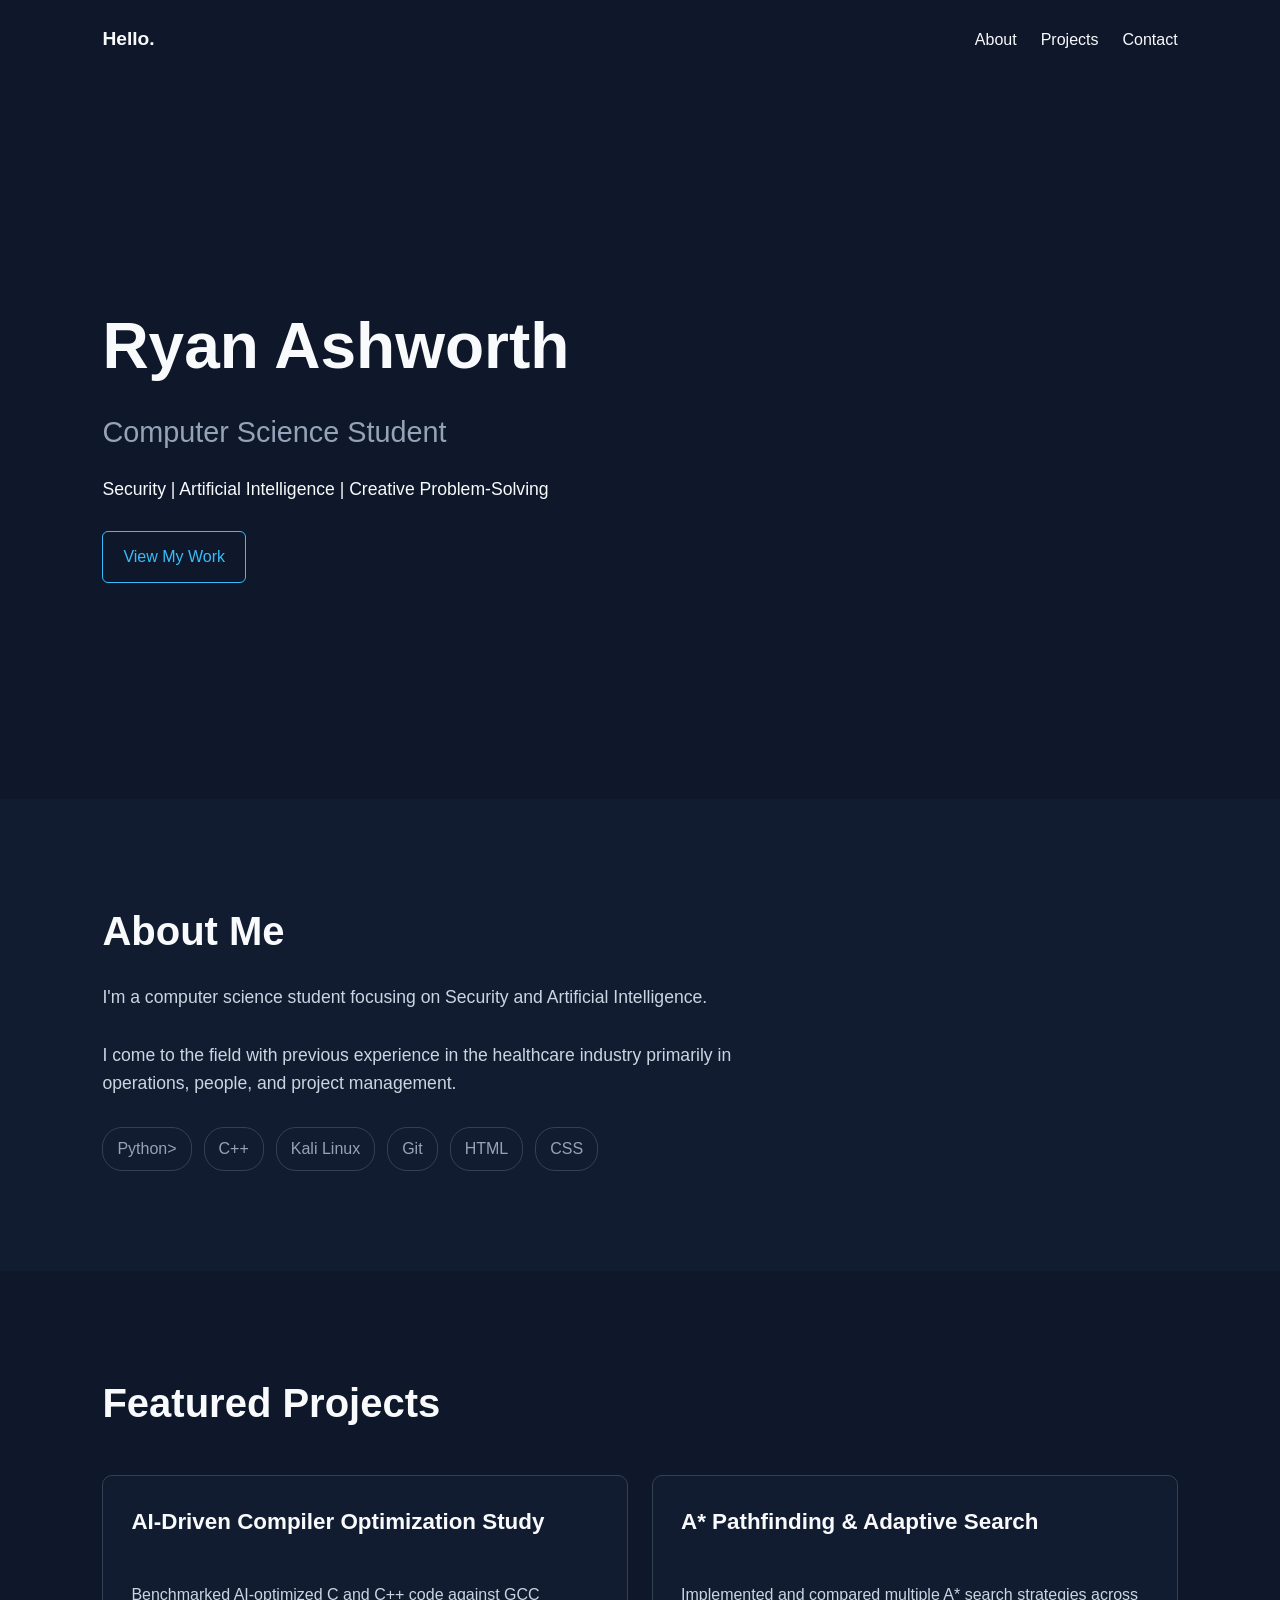
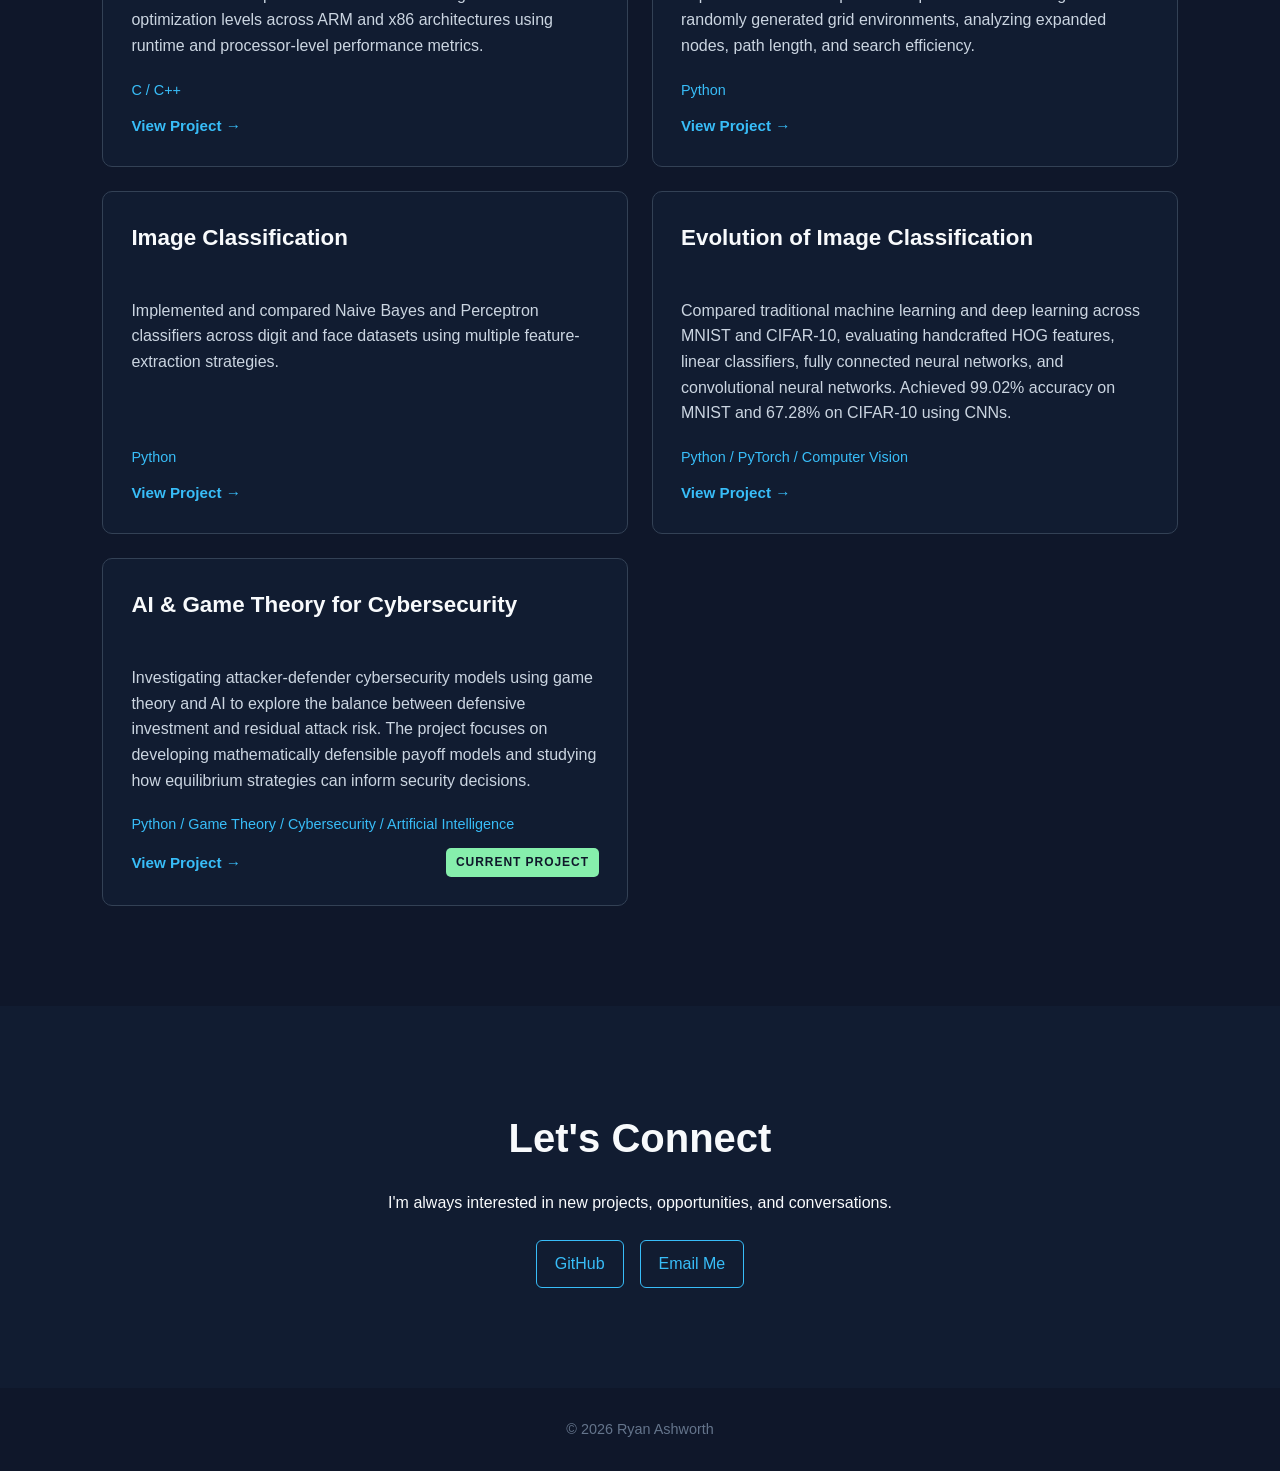
<file: index.html>
<!DOCTYPE html>
<html lang="en">
<head>
    <meta charset="UTF-8">
    <meta name="viewport" content="width=device-width, initial-scale=1.0">

    <title>Ryan Ashworth | Software Developer</title>

    <link rel="stylesheet" href="css/style.css">
</head>

<body>
    <header>
        <nav>
            <a href="#" class="logo">Hello.</a>

            <ul>
                <li><a href="#about">About</a></li>
                <li><a href="#projects">Projects</a></li>
                <li><a href="#contact">Contact</a></li>
            </ul>
        </nav>
    </header>

    <main>

        <section class="hero">
            <h1>Ryan Ashworth</h1>
            <h2>Computer Science Student</h2>
            <p>
                Security | Artificial Intelligence | Creative Problem-Solving
            </p>

            <a href="#projects">View My Work</a>
        </section>

        <section id="about" class="about">
            <h2>About Me</h2>

            <p>
                I'm a computer science student focusing on Security and Artificial Intelligence.
            </p>

            <p>
                I come to the field with previous experience in the healthcare industry 
		        primarily in operations, people, and project management.
            </p>

            <div class="skills">
                <span>Python></span>
                <span>C++</span>
                <span>Kali Linux</span>
                <span>Git</span>
                <span>HTML</span>
                <span>CSS</span>
            </div>
        </section>

        <section id="projects" class="projects">
            <h2>Featured Projects</h2>

            <div class="project-grid">

                <article class="project-card">
                    <h3>AI-Driven Compiler Optimization Study</h3>

                    <p>
                        Benchmarked AI-optimized C and C++ code against GCC optimization
                        levels across ARM and x86 architectures using runtime and
                        processor-level performance metrics.
                    </p>

                    <span>C / C++</span>

                    <a href="projects/compiler-optimization.html"
                       class="project-link">
                        View Project →
                    </a>
                </article>

                <article class="project-card">
                    <h3>A* Pathfinding & Adaptive Search</h3>

                    <p>
                        Implemented and compared multiple A* search strategies across
                        randomly generated grid environments, analyzing expanded nodes,
                        path length, and search efficiency.
                    </p>

                    <span>Python</span>

                    <a href="projects/astar-pathfinding.html"
                       class="project-link">
                        View Project →
                    </a>
                </article>

                <article class="project-card">
                    <h3>Image Classification</h3>

                    <p>
                        Implemented and compared Naive Bayes and Perceptron classifiers
                        across digit and face datasets using multiple feature-extraction
                        strategies.
                    </p>

                    <span>Python</span>

                    <a href="projects/image-classification.html"
                       class="project-link">
                        View Project →
                    </a>
                </article>


                <article class="project-card">
                    <h3>Evolution of Image Classification</h3>

                    <p>
                        Compared traditional machine learning and deep learning
                        across MNIST and CIFAR-10, evaluating handcrafted HOG
                        features, linear classifiers, fully connected neural
                        networks, and convolutional neural networks. Achieved
                        99.02% accuracy on MNIST and 67.28% on CIFAR-10
                        using CNNs.
                    </p>

                    <span>Python / PyTorch / Computer Vision</span>

                    <a href="projects/image-classification-evolution.html"
                       class="project-link">
                        View Project →
                    </a>
                </article>

                <article class="project-card">
                    <h3>AI &amp; Game Theory for Cybersecurity</h3>

                    <p>
                        Investigating attacker-defender cybersecurity models using game theory
                        and AI to explore the balance between defensive investment and residual
                        attack risk. The project focuses on developing mathematically defensible
                        payoff models and studying how equilibrium strategies can inform
                        security decisions.
                    </p>

                    <span>Python / Game Theory / Cybersecurity / Artificial Intelligence</span>

                    <div class="project-footer">
                        <a href="projects/ai-cybersecurity-game-theory.html"
                        class="project-link">
                        View Project →
                    </a>

                        <div class="project-status">CURRENT PROJECT</div>
                    </div>


                </article>

            </div>
        </section>

        <section id="contact" class="contact">
            <h2>Let's Connect</h2>

            <p>
                I'm always interested in new projects, opportunities, and conversations.
            </p>

            <div class="contact-links">
                <a href="https://github.com/PatzerATX" target="_blank">GitHub</a>
                <a href="mailto:ryanashworthatxcs@gmail.com">Email Me</a>
            </div>
        </section>

    </main>

    <footer>
        <p>&copy; 2026 Ryan Ashworth</p>
    </footer>

</body>
</html>
</file>
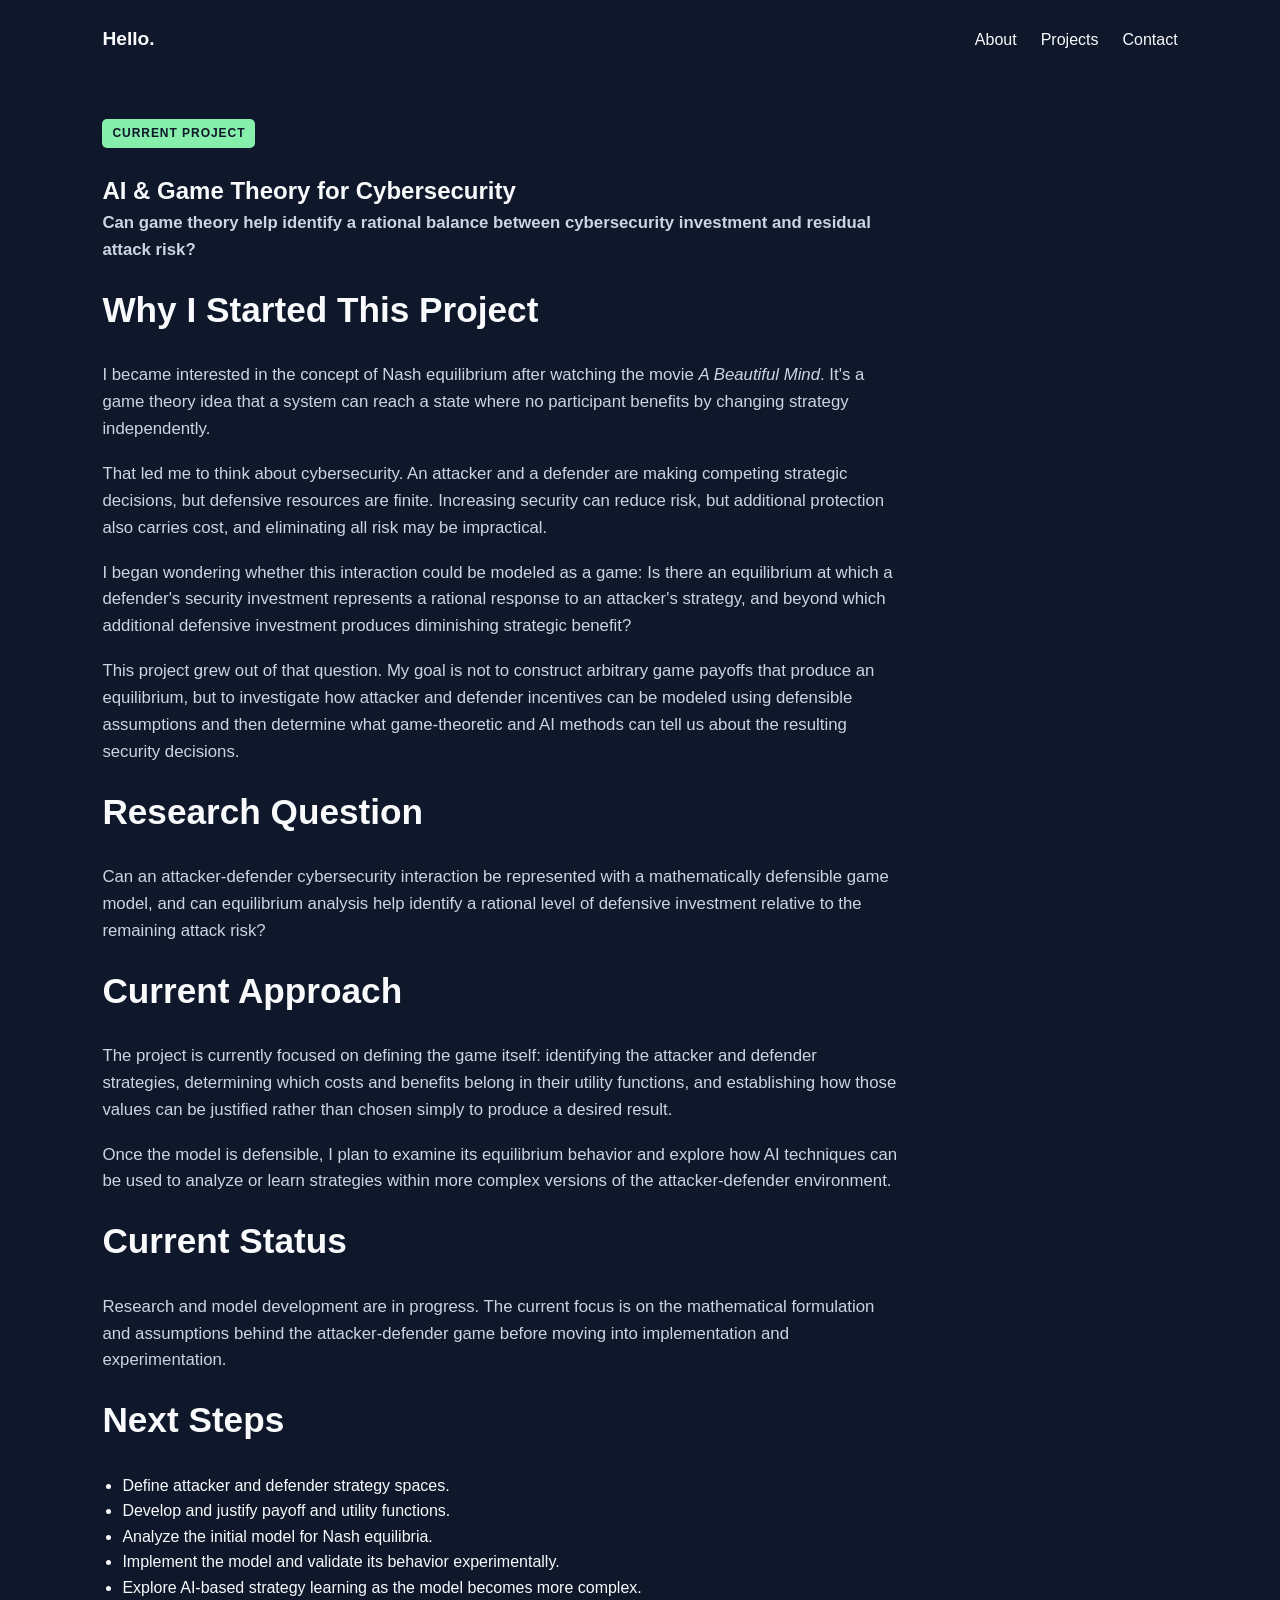
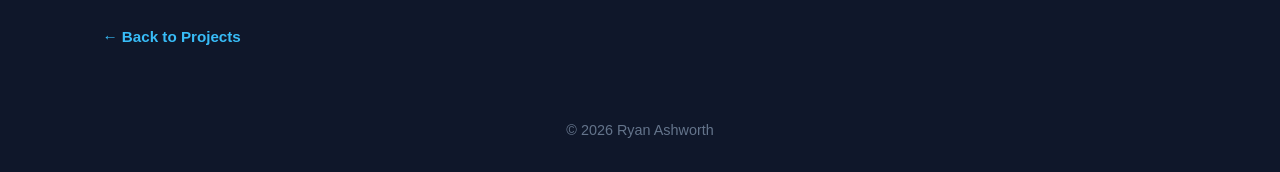
<file: projects/ai-cybersecurity-game-theory.html>
<!DOCTYPE html>
<html lang="en">

<head>
    <meta charset="UTF-8">
    <meta name="viewport" content="width=device-width, initial-scale=1.0">

    <title>AI & Game Theory for Cybersecurity | Ryan Ashworth</title>

    <link rel="stylesheet" href="../css/style.css">
</head>

<body>

    <header>
        <nav>
            <a href="../index.html" class="logo">Hello.</a>

            <ul>
                <li><a href="../index.html#about">About</a></li>
                <li><a href="../index.html#projects">Projects</a></li>
                <li><a href="../index.html#contact">Contact</a></li>
            </ul>
        </nav>
    </header>


    <main>

        <section class="project-section">

            <div class="project-status" style="margin-bottom: 24px;">CURRENT PROJECT</div>

            <h1>AI & Game Theory for Cybersecurity</h1>

            <p>
                <strong>
                    Can game theory help identify a rational balance between
                    cybersecurity investment and residual attack risk?
                </strong>
            </p>


            <h2>Why I Started This Project</h2>

            <p>
                I became interested in the concept of Nash equilibrium after watching
                the movie <em>A Beautiful Mind</em>. It's a game theory idea that a system
                can reach a state where no participant benefits by changing strategy independently.
            </p>

            <p>
                That led me to think about cybersecurity. An attacker and a defender are
                making competing strategic decisions, but defensive resources are finite.
                Increasing security can reduce risk, but additional protection also carries
                cost, and eliminating all risk may be impractical.
            </p>

            <p>
                I began wondering whether this interaction could be modeled as a game:
                Is there an equilibrium at which a defender's security investment represents
                a rational response to an attacker's strategy, and beyond which additional
                defensive investment produces diminishing strategic benefit?
            </p>

            <p>
                This project grew out of that question. My goal is not to construct arbitrary
                game payoffs that produce an equilibrium, but to investigate how attacker and
                defender incentives can be modeled using defensible assumptions and then
                determine what game-theoretic and AI methods can tell us about the resulting
                security decisions.
            </p>


            <h2>Research Question</h2>

            <p>
                Can an attacker-defender cybersecurity interaction be represented with a
                mathematically defensible game model, and can equilibrium analysis help
                identify a rational level of defensive investment relative to the remaining
                attack risk?
            </p>


            <h2>Current Approach</h2>

            <p>
                The project is currently focused on defining the game itself: identifying
                the attacker and defender strategies, determining which costs and benefits
                belong in their utility functions, and establishing how those values can be
                justified rather than chosen simply to produce a desired result.
            </p>

            <p>
                Once the model is defensible, I plan to examine its equilibrium behavior and
                explore how AI techniques can be used to analyze or learn strategies within
                more complex versions of the attacker-defender environment.
            </p>


            <h2>Current Status</h2>

            <p>
                Research and model development are in progress. The current focus is on the
                mathematical formulation and assumptions behind the attacker-defender game
                before moving into implementation and experimentation.
            </p>


            <h2>Next Steps</h2>

            <ul style="padding-left: 20px; margin-left: 0;">
                <li>Define attacker and defender strategy spaces.</li>
                <li>Develop and justify payoff and utility functions.</li>
                <li>Analyze the initial model for Nash equilibria.</li>
                <li>Implement the model and validate its behavior experimentally.</li>
                <li>Explore AI-based strategy learning as the model becomes more complex.</li>
            </ul>


            <a href="../index.html#projects"
               class="project-link"
               style="display: inline-block; margin-top: 24px;">
                ← Back to Projects
            </a>

        </section>

    </main>


    <footer>
        <p>&copy; 2026 Ryan Ashworth</p>
    </footer>

</body>
</html>
</file>
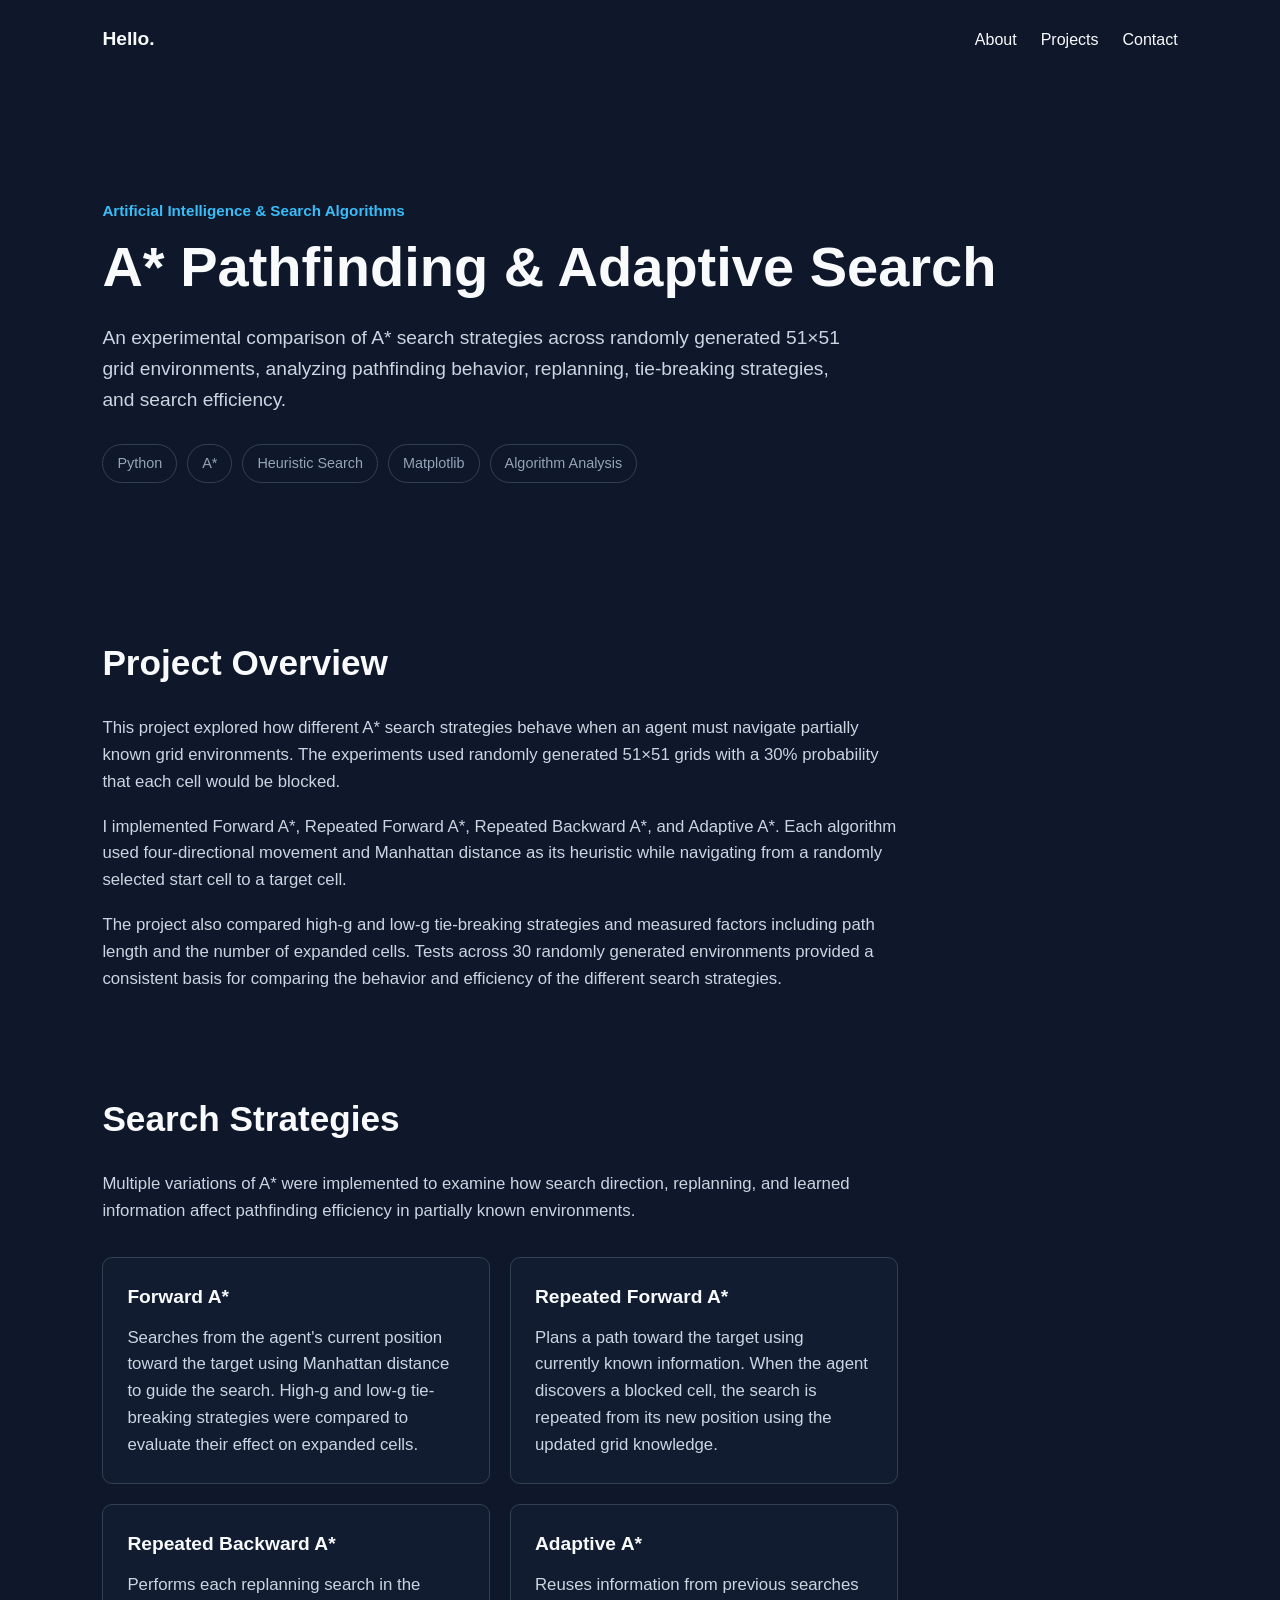
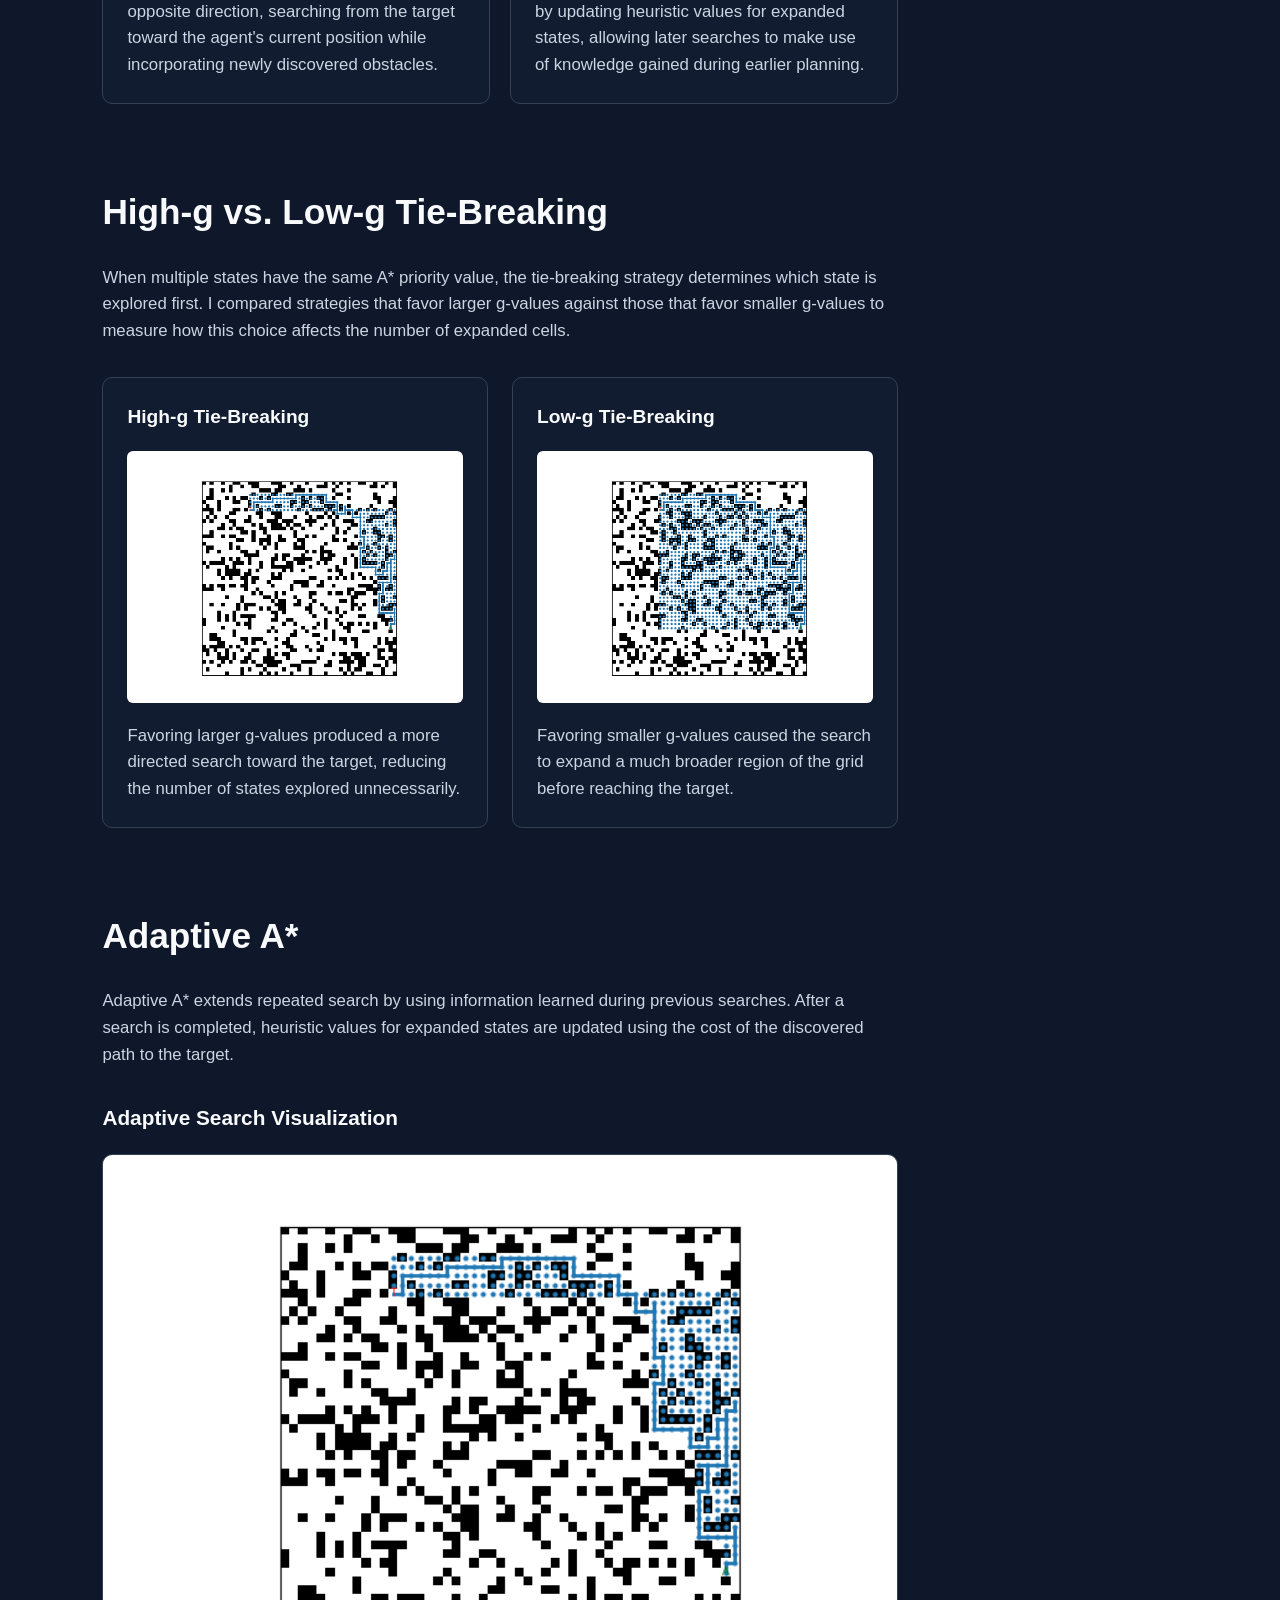
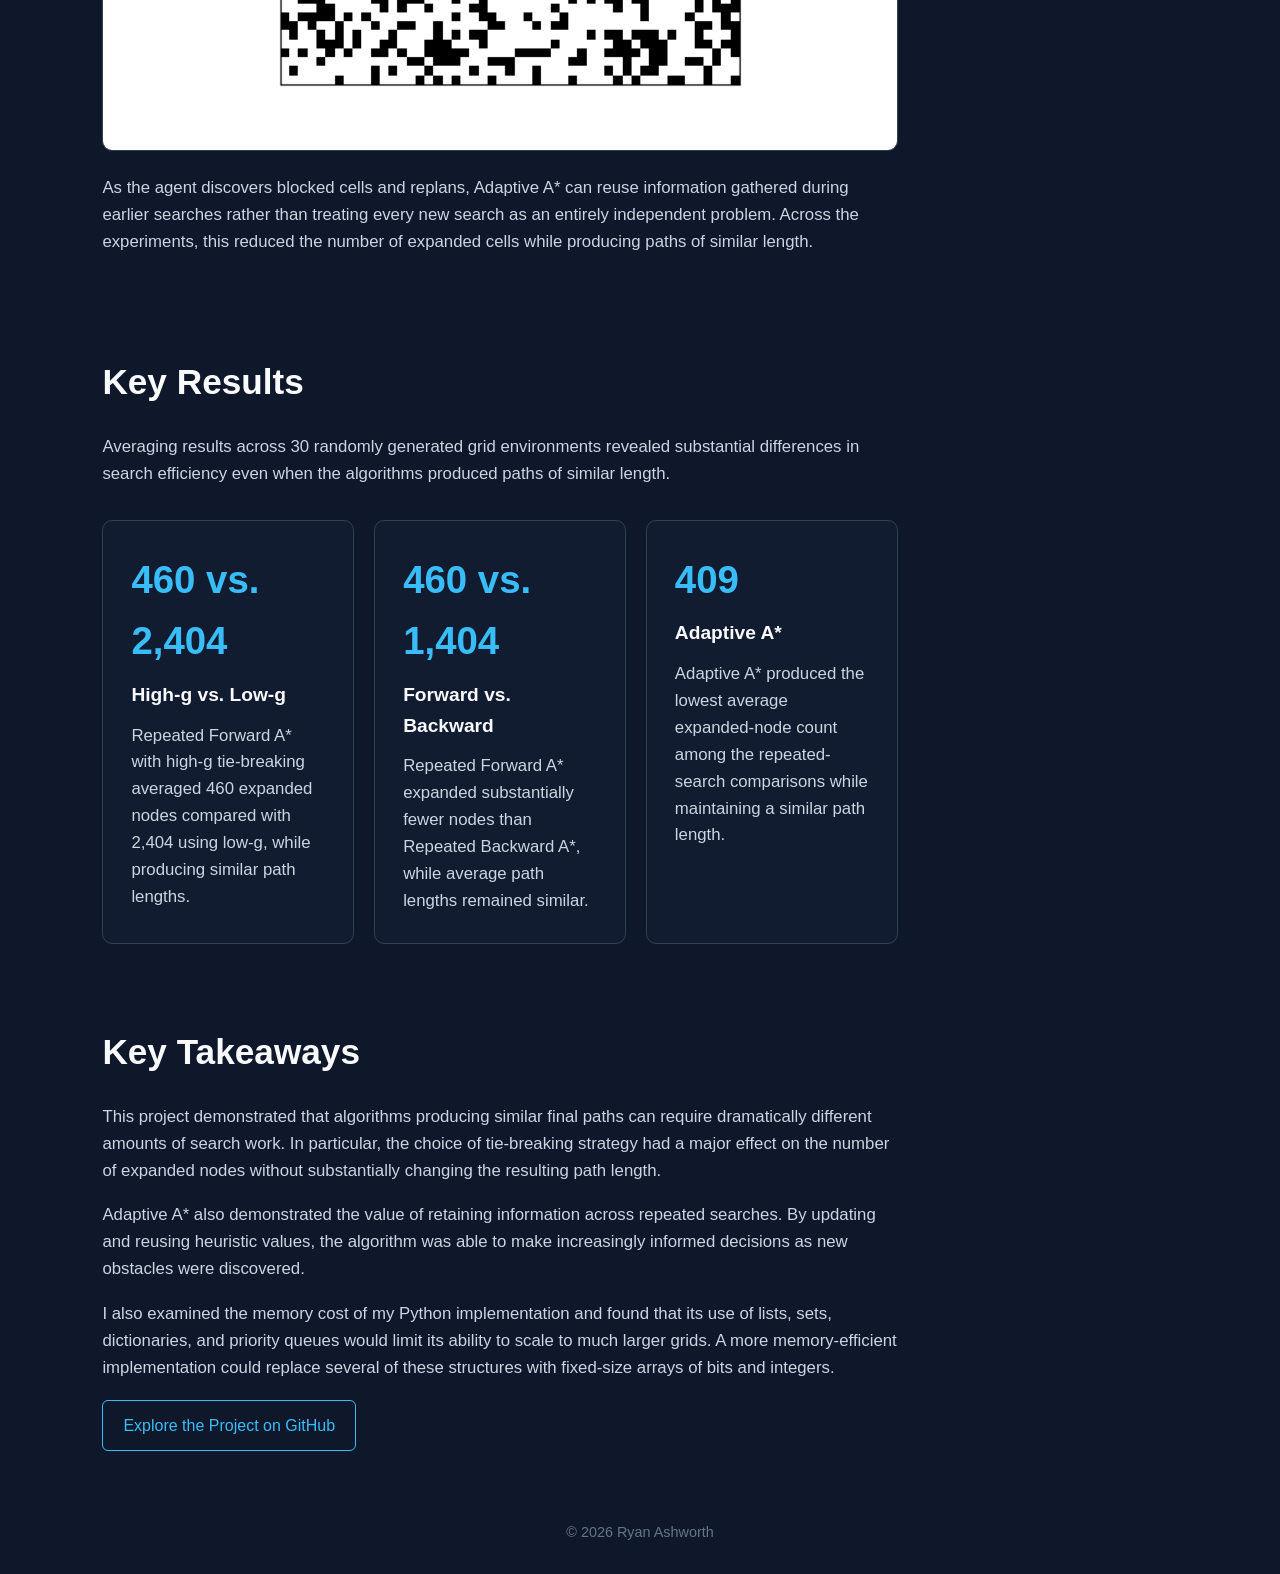
<file: projects/astar-pathfinding.html>
<!DOCTYPE html>
<html lang="en">

<head>
    <meta charset="UTF-8">
    <meta name="viewport" content="width=device-width, initial-scale=1.0">

    <title>A* Pathfinding | Ryan Ashworth</title>

    <link rel="stylesheet" href="../css/style.css">
</head>

<body>

<header>
    <nav>
        <a href="../index.html" class="logo">Hello.</a>

        <ul>
            <li><a href="../index.html#about">About</a></li>
            <li><a href="../index.html#projects">Projects</a></li>
            <li><a href="../index.html#contact">Contact</a></li>
        </ul>
    </nav>
</header>

<main>

    <section class="project-hero">
        <p class="project-label">Artificial Intelligence & Search Algorithms</p>

        <h1>A* Pathfinding & Adaptive Search</h1>

        <p class="project-summary">
            An experimental comparison of A* search strategies across
            randomly generated 51×51 grid environments, analyzing
            pathfinding behavior, replanning, tie-breaking strategies,
            and search efficiency.
        </p>

        <div class="project-tech">
            <span>Python</span>
            <span>A*</span>
            <span>Heuristic Search</span>
            <span>Matplotlib</span>
            <span>Algorithm Analysis</span>
        </div>
    </section>

    <section class="project-section">
        <h2>Project Overview</h2>

        <p>
            This project explored how different A* search strategies behave
            when an agent must navigate partially known grid environments.
            The experiments used randomly generated 51×51 grids with a
            30% probability that each cell would be blocked.
        </p>

        <p>
            I implemented Forward A*, Repeated Forward A*, Repeated Backward A*,
            and Adaptive A*. Each algorithm used four-directional movement and
            Manhattan distance as its heuristic while navigating from a
            randomly selected start cell to a target cell.
        </p>

        <p>
            The project also compared high-g and low-g tie-breaking strategies
            and measured factors including path length and the number of expanded
            cells. Tests across 30 randomly generated environments provided a
            consistent basis for comparing the behavior and efficiency of the
            different search strategies.
        </p>
    </section>

    <section class="project-section">
        <h2>Search Strategies</h2>

        <p>
            Multiple variations of A* were implemented to examine how search
            direction, replanning, and learned information affect pathfinding
            efficiency in partially known environments.
        </p>

        <div class="method-grid">

            <div class="method-card">
                <h3>Forward A*</h3>
                <p>
                    Searches from the agent's current position toward the
                    target using Manhattan distance to guide the search.
                    High-g and low-g tie-breaking strategies were compared
                    to evaluate their effect on expanded cells.
                </p>
            </div>

            <div class="method-card">
                <h3>Repeated Forward A*</h3>
                <p>
                    Plans a path toward the target using currently known
                    information. When the agent discovers a blocked cell,
                    the search is repeated from its new position using the
                    updated grid knowledge.
                </p>
            </div>

            <div class="method-card">
                <h3>Repeated Backward A*</h3>
                <p>
                    Performs each replanning search in the opposite direction,
                    searching from the target toward the agent's current
                    position while incorporating newly discovered obstacles.
                </p>
            </div>

            <div class="method-card">
                <h3>Adaptive A*</h3>
                <p>
                    Reuses information from previous searches by updating
                    heuristic values for expanded states, allowing later
                    searches to make use of knowledge gained during earlier
                    planning.
                </p>
            </div>

        </div>
    </section>

    <section class="project-section">
        <h2>High-g vs. Low-g Tie-Breaking</h2>

        <p>
            When multiple states have the same A* priority value, the
            tie-breaking strategy determines which state is explored first.
            I compared strategies that favor larger g-values against those
            that favor smaller g-values to measure how this choice affects
            the number of expanded cells.
        </p>

        <div class="comparison-grid">

            <div class="comparison-card">
                <h3>High-g Tie-Breaking</h3>

                <img
                    src="../assets/images/astar-high-g.png"
                    alt="A* search visualization using high-g tie-breaking"
                >

                <p>
                    Favoring larger g-values produced a more directed search
                    toward the target, reducing the number of states explored
                    unnecessarily.
                </p>
            </div>

            <div class="comparison-card">
                <h3>Low-g Tie-Breaking</h3>

                <img
                    src="../assets/images/astar-low-g.png"
                    alt="A* search visualization using low-g tie-breaking"
                >

                <p>
                    Favoring smaller g-values caused the search to expand a
                    much broader region of the grid before reaching the target.
                </p>
            </div>

        </div>
    </section>

    <section class="project-section">
        <h2>Adaptive A*</h2>

        <p>
            Adaptive A* extends repeated search by using information learned
            during previous searches. After a search is completed, heuristic
            values for expanded states are updated using the cost of the
            discovered path to the target.
        </p>

        <div class="result-visual">
            <h3>Adaptive Search Visualization</h3>

            <img
                src="../assets/images/adaptive-astar.png"
                alt="Adaptive A* pathfinding visualization showing expanded cells and the resulting route"
            >

            <p>
                As the agent discovers blocked cells and replans, Adaptive A*
                can reuse information gathered during earlier searches rather
                than treating every new search as an entirely independent
                problem. Across the experiments, this reduced the number of
                expanded cells while producing paths of similar length.
            </p>
        </div>
    </section>

    <section class="project-section results-section">
        <h2>Key Results</h2>

        <p>
            Averaging results across 30 randomly generated grid environments
            revealed substantial differences in search efficiency even when
            the algorithms produced paths of similar length.
        </p>

        <div class="results-grid">

            <div class="result-card">
                <span class="result-number">460 vs. 2,404</span>
                <h3>High-g vs. Low-g</h3>
                <p>
                    Repeated Forward A* with high-g tie-breaking averaged
                    460 expanded nodes compared with 2,404 using low-g,
                    while producing similar path lengths.
                </p>
            </div>

            <div class="result-card">
                <span class="result-number">460 vs. 1,404</span>
                <h3>Forward vs. Backward</h3>
                <p>
                    Repeated Forward A* expanded substantially fewer nodes
                    than Repeated Backward A*, while average path lengths
                    remained similar.
                </p>
            </div>

            <div class="result-card">
                <span class="result-number">409</span>
                <h3>Adaptive A*</h3>
                <p>
                    Adaptive A* produced the lowest average expanded-node
                    count among the repeated-search comparisons while
                    maintaining a similar path length.
                </p>
            </div>

        </div>
    </section>

    <section class="project-section">
        <h2>Key Takeaways</h2>

        <p>
            This project demonstrated that algorithms producing similar final
            paths can require dramatically different amounts of search work.
            In particular, the choice of tie-breaking strategy had a major
            effect on the number of expanded nodes without substantially
            changing the resulting path length.
        </p>

        <p>
            Adaptive A* also demonstrated the value of retaining information
            across repeated searches. By updating and reusing heuristic values,
            the algorithm was able to make increasingly informed decisions as
            new obstacles were discovered.
        </p>

        <p>
            I also examined the memory cost of my Python implementation and
            found that its use of lists, sets, dictionaries, and priority queues
            would limit its ability to scale to much larger grids. A more
            memory-efficient implementation could replace several of these
            structures with fixed-size arrays of bits and integers.
        </p>

        <div class="project-links">
            <a href="https://github.com/PatzerATX/heuristic-search-a-star-study"
               target="_blank"
               rel="noopener noreferrer">
                Explore the Project on GitHub
            </a>
        </div>

    </section>

</main>

<footer>
    <p>&copy; 2026 Ryan Ashworth</p>
</footer>

</body>
</html>
</file>
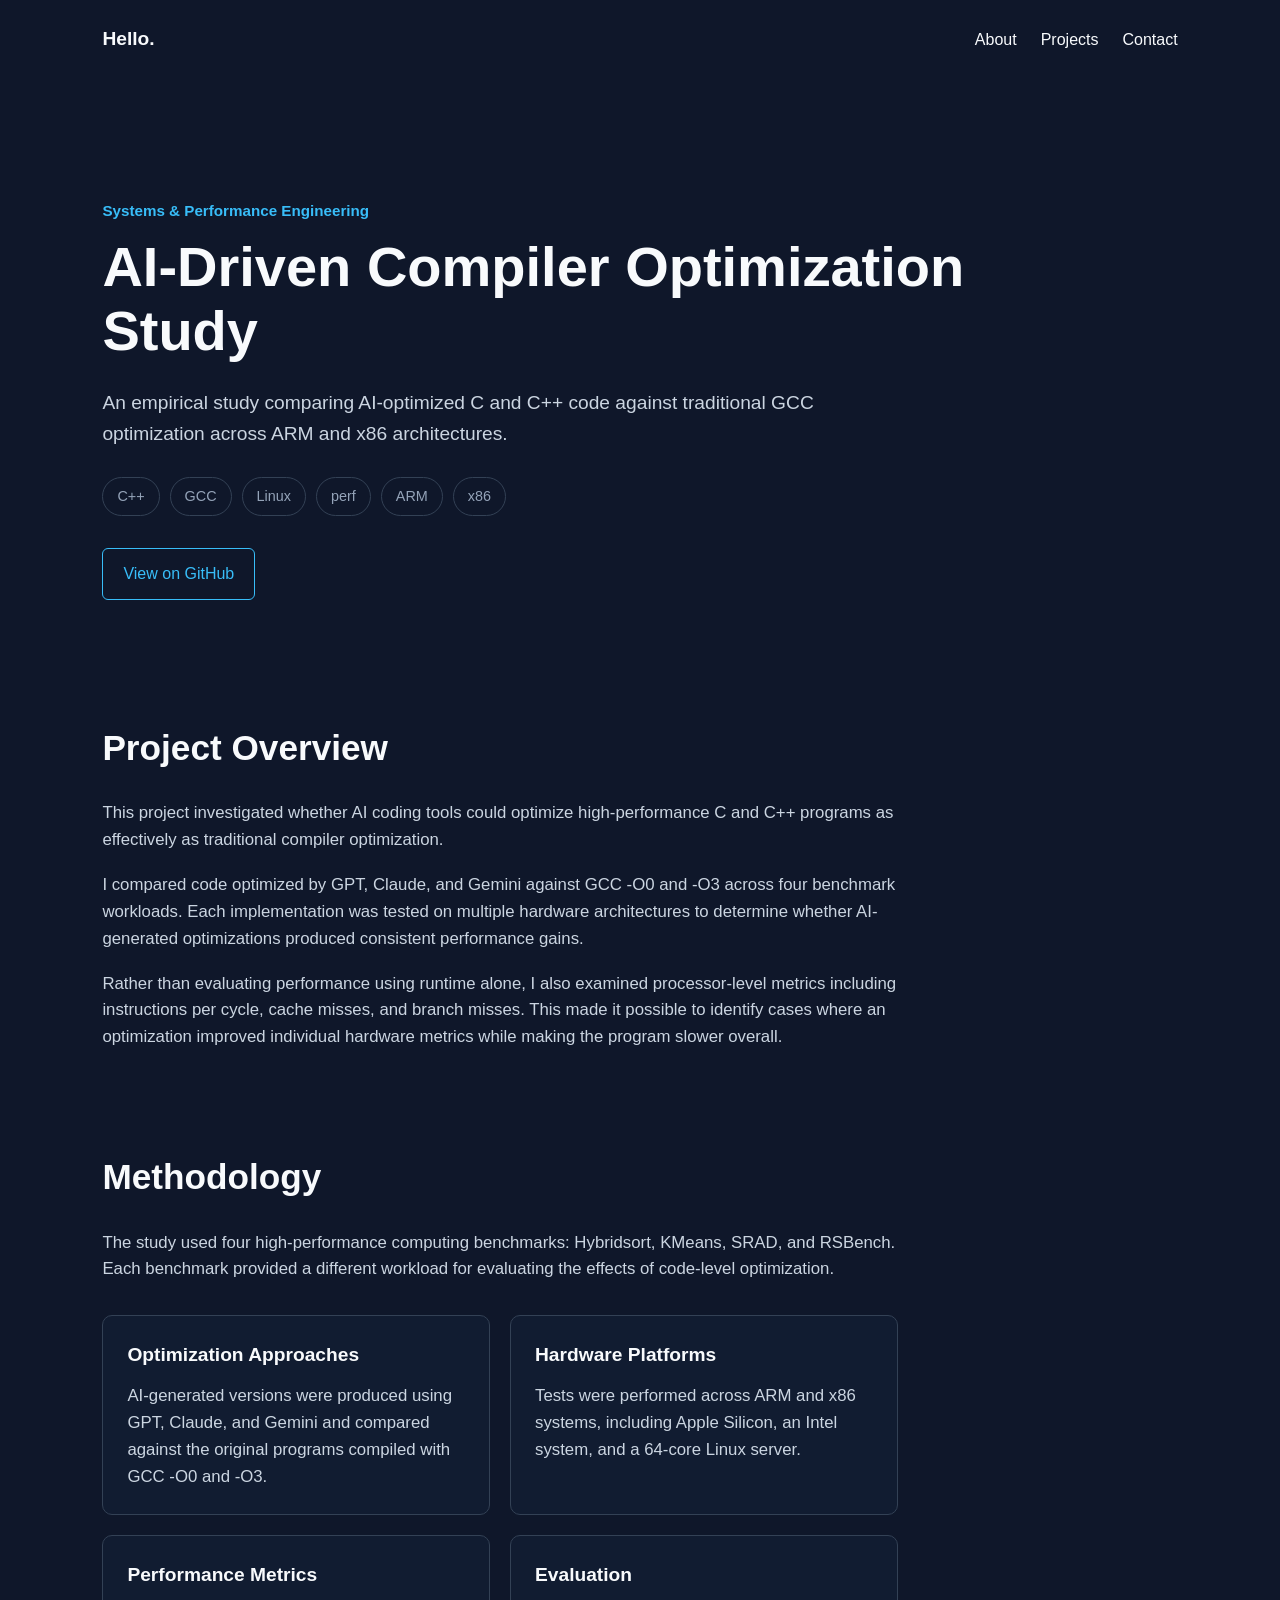
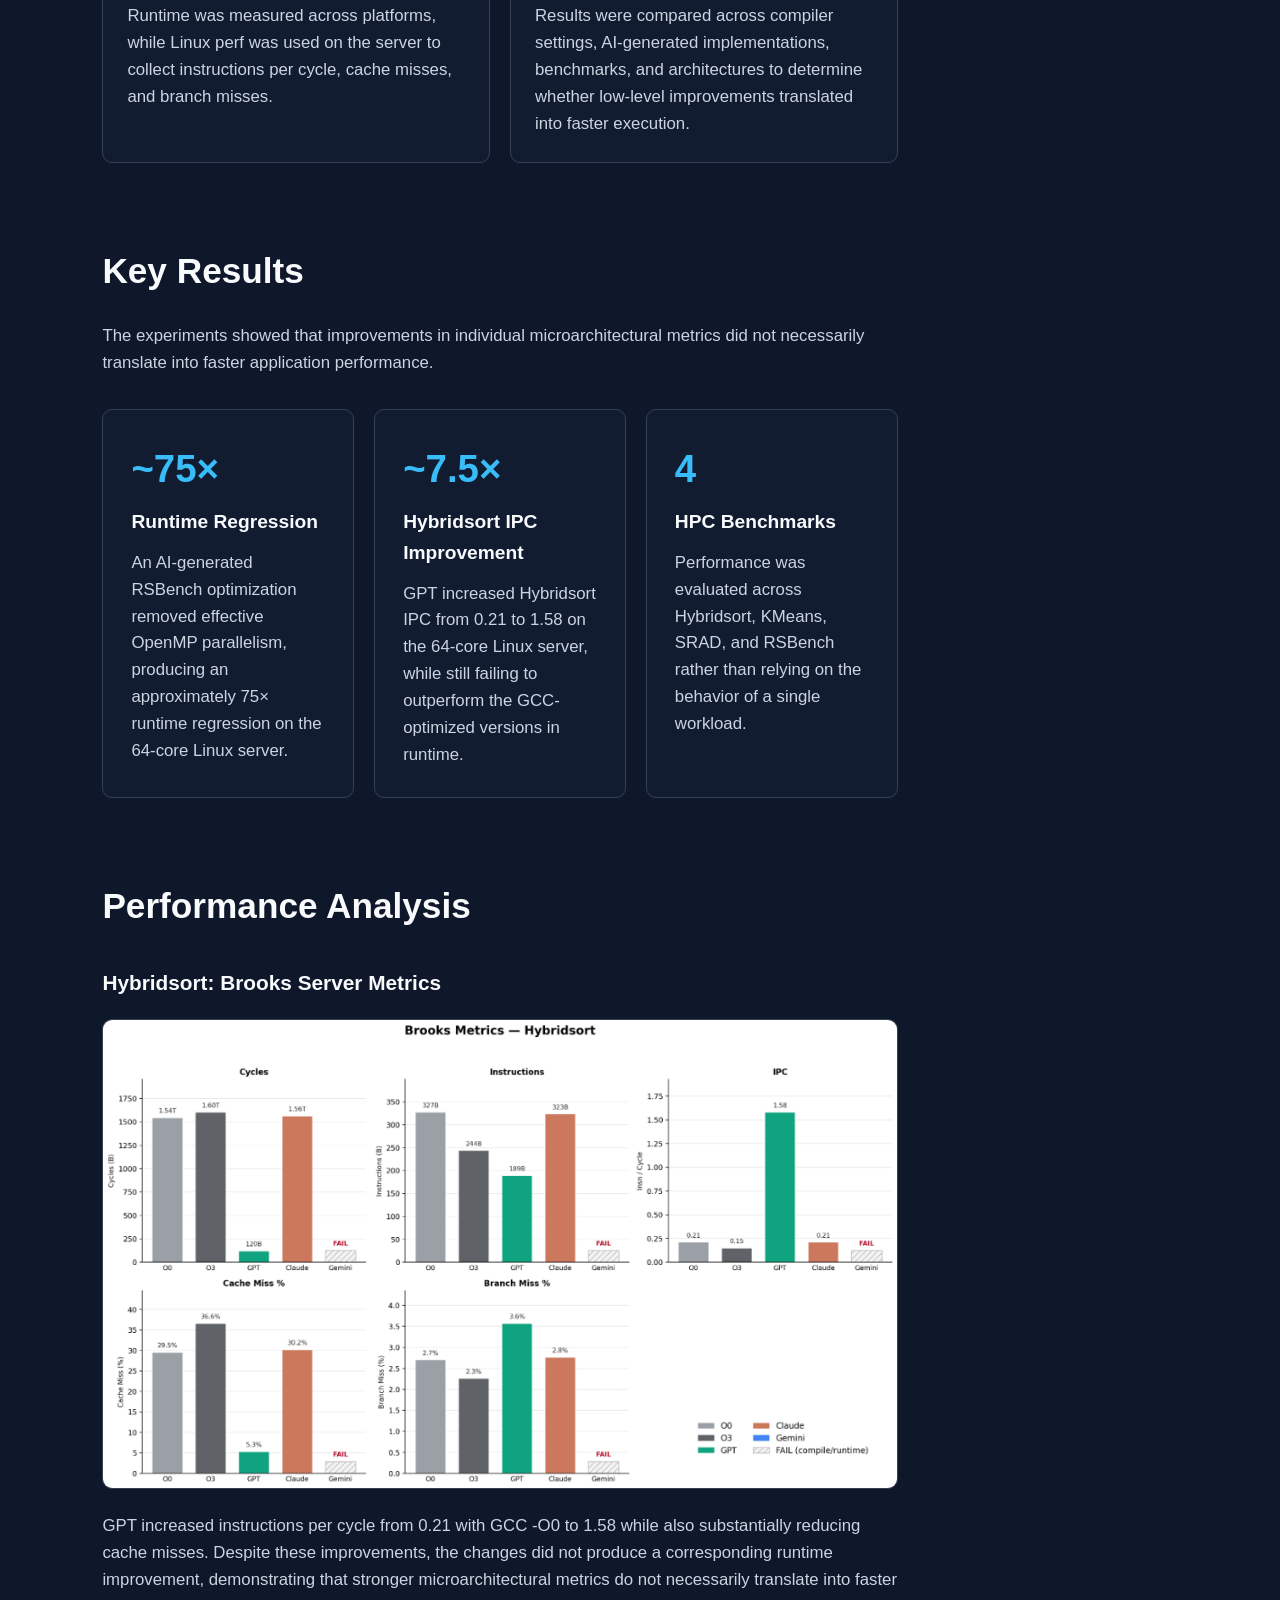
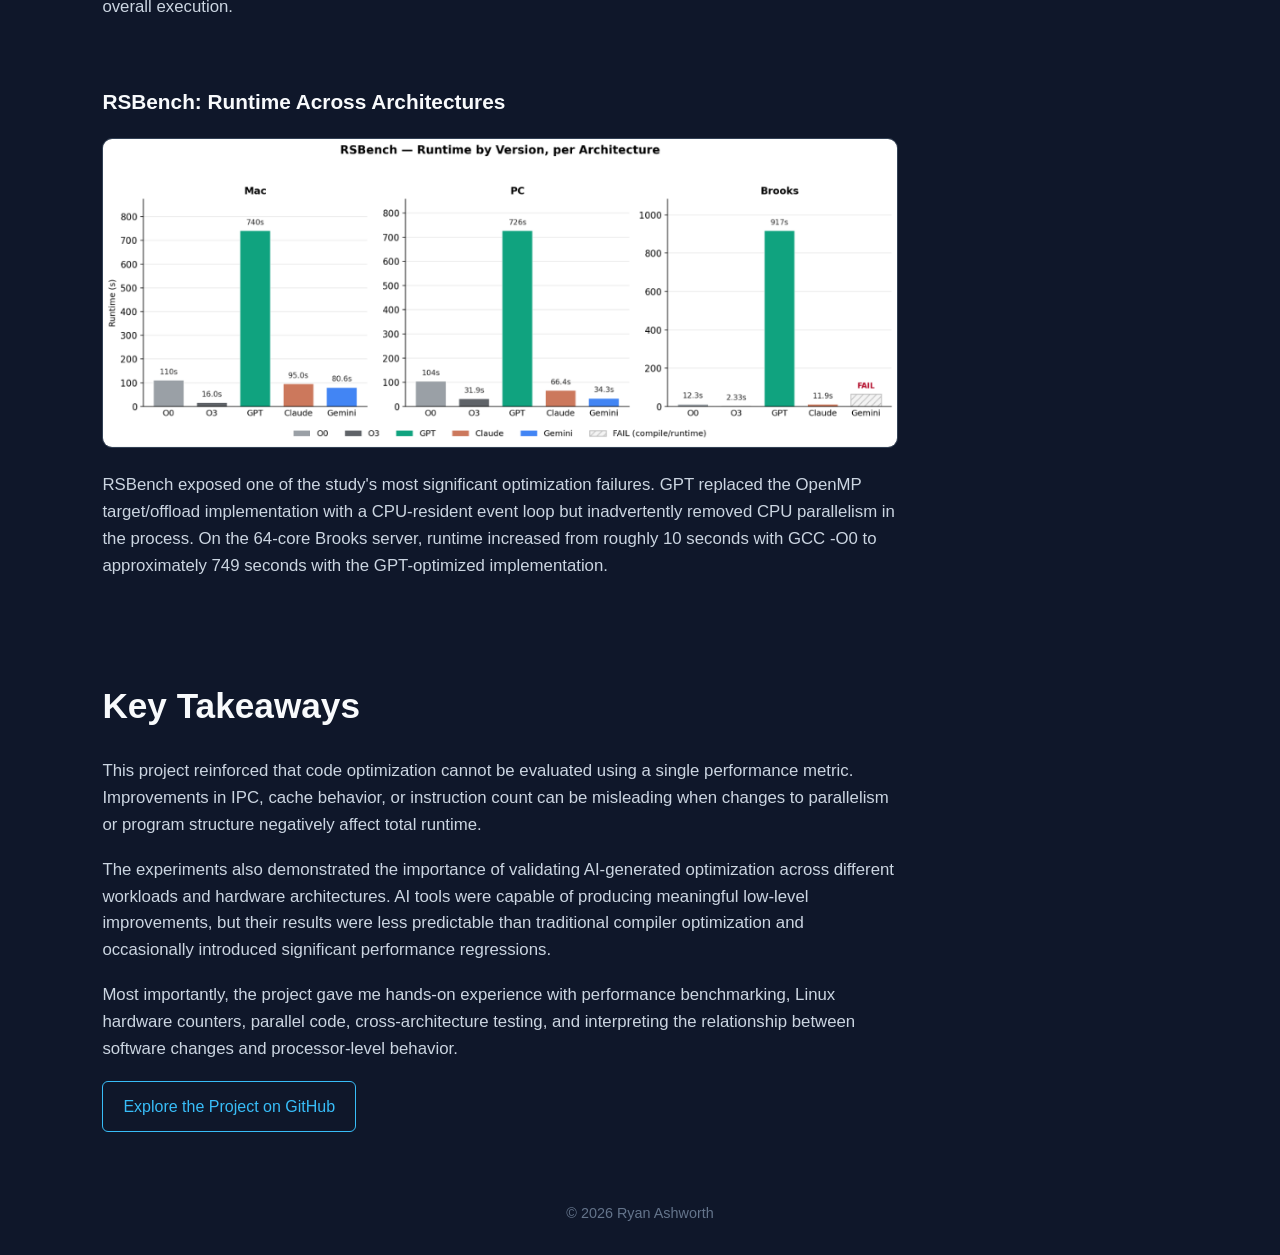
<file: projects/compiler-optimization.html>
<!DOCTYPE html>
<html lang="en">
<head>
    <meta charset="UTF-8">
    <meta name="viewport" content="width=device-width, initial-scale=1.0">

    <title>AI-Driven Compiler Optimization | Ryan Ashworth</title>

    <link rel="stylesheet" href="../css/style.css">
</head>

<body>

    <header>
        <nav>
            <a href="../index.html" class="logo">Hello.</a>

            <ul>
                <li><a href="../index.html#about">About</a></li>
                <li><a href="../index.html#projects">Projects</a></li>
                <li><a href="../index.html#contact">Contact</a></li>
            </ul>
        </nav>
    </header>

    <main>
        <section class="project-hero">
            <p class="project-label">Systems & Performance Engineering</p>

            <h1>AI-Driven Compiler Optimization Study</h1>

            <p class="project-summary">
                An empirical study comparing AI-optimized C and C++ code against
                traditional GCC optimization across ARM and x86 architectures.
            </p>

            <div class="project-tech">
                <span>C++</span>
                <span>GCC</span>
                <span>Linux</span>
                <span>perf</span>
                <span>ARM</span>
                <span>x86</span>
            </div>

            <div class="project-links">
                <a href="https://github.com/PatzerATX/ai-compiler-optimization-study"
                   target="_blank"
                   rel="noopener noreferrer">
                    View on GitHub
                </a>
            </div>
        </section>

        <section class="project-section">
            <h2>Project Overview</h2>

            <p>
                This project investigated whether AI coding tools could optimize
                high-performance C and C++ programs as effectively as traditional
                compiler optimization.
            </p>

            <p>
                I compared code optimized by GPT, Claude, and Gemini against GCC
                -O0 and -O3 across four benchmark workloads. Each implementation
                was tested on multiple hardware architectures to determine whether
                AI-generated optimizations produced consistent performance gains.
            </p>

            <p>
                Rather than evaluating performance using runtime alone, I also
                examined processor-level metrics including instructions per cycle,
                cache misses, and branch misses. This made it possible to identify
                cases where an optimization improved individual hardware metrics
                while making the program slower overall.
            </p>
        </section>

        <section class="project-section">
            <h2>Methodology</h2>

            <p>
                The study used four high-performance computing benchmarks:
                Hybridsort, KMeans, SRAD, and RSBench. Each benchmark provided
                a different workload for evaluating the effects of code-level
                optimization.
            </p>

            <div class="method-grid">

                <div class="method-card">
                    <h3>Optimization Approaches</h3>
                    <p>
                        AI-generated versions were produced using GPT, Claude,
                        and Gemini and compared against the original programs
                        compiled with GCC -O0 and -O3.
                    </p>
                </div>

                <div class="method-card">
                    <h3>Hardware Platforms</h3>
                    <p>
                        Tests were performed across ARM and x86 systems,
                        including Apple Silicon, an Intel system, and a
                        64-core Linux server.
                    </p>
                </div>

                <div class="method-card">
                    <h3>Performance Metrics</h3>
                    <p>
                        Runtime was measured across platforms, while Linux perf
                        was used on the server to collect instructions per cycle,
                        cache misses, and branch misses.
                    </p>
                </div>

                <div class="method-card">
                    <h3>Evaluation</h3>
                    <p>
                        Results were compared across compiler settings, AI-generated
                        implementations, benchmarks, and architectures to determine
                        whether low-level improvements translated into faster
                        execution.
                    </p>
                </div>

            </div>
        </section>

        <section class="project-section results-section">
            <h2>Key Results</h2>

            <p>
                The experiments showed that improvements in individual
                microarchitectural metrics did not necessarily translate into
                faster application performance.
            </p>

            <div class="results-grid">

                <div class="result-card">
                    <span class="result-number">~75×</span>
                    <h3>Runtime Regression</h3>
                    <p>
                        An AI-generated RSBench optimization removed effective
                        OpenMP parallelism, producing an approximately 75× runtime
                        regression on the 64-core Linux server.
                    </p>
                </div>

                <div class="result-card">
                    <span class="result-number">~7.5×</span>
                    <h3>Hybridsort IPC Improvement</h3>
                    <p>
                        GPT increased Hybridsort IPC from 0.21 to 1.58 on the
                        64-core Linux server, while still failing to outperform
                        the GCC-optimized versions in runtime.
                    </p>
                </div>

                <div class="result-card">
                    <span class="result-number">4</span>
                    <h3>HPC Benchmarks</h3>
                    <p>
                        Performance was evaluated across Hybridsort, KMeans,
                        SRAD, and RSBench rather than relying on the behavior
                        of a single workload.
                    </p>
                </div>

            </div>
        </section>

        <section class="project-section">
            <h2>Performance Analysis</h2>

            <div class="result-visual">
                <h3>Hybridsort: Brooks Server Metrics</h3>

                <img
                    src="../assets/images/hybridsort-brooks-metrics.png"
                    alt="Hybridsort performance metrics comparing GCC and AI optimization approaches on the Brooks server"
                >

                <p>
                    GPT increased instructions per cycle from 0.21 with GCC -O0
                    to 1.58 while also substantially reducing cache misses.
                    Despite these improvements, the changes did not produce a
                    corresponding runtime improvement, demonstrating that stronger
                    microarchitectural metrics do not necessarily translate into
                    faster overall execution.
                </p>
            </div>

            <div class="result-visual">
                <h3>RSBench: Runtime Across Architectures</h3>

                <img
                    src="../assets/images/rsbench-runtime.png"
                    alt="RSBench execution time comparing GCC and AI optimization approaches across Mac, PC, and Brooks server architectures"
                >

                <p>
                    RSBench exposed one of the study's most significant optimization
                    failures. GPT replaced the OpenMP target/offload implementation
                    with a CPU-resident event loop but inadvertently removed CPU
                    parallelism in the process. On the 64-core Brooks server, runtime
                    increased from roughly 10 seconds with GCC -O0 to approximately
                    749 seconds with the GPT-optimized implementation.
                </p>
            </div>
        </section>

        <section class="project-section">
            <h2>Key Takeaways</h2>

            <p>
                This project reinforced that code optimization cannot be evaluated
                using a single performance metric. Improvements in IPC, cache
                behavior, or instruction count can be misleading when changes to
                parallelism or program structure negatively affect total runtime.
            </p>

            <p>
                The experiments also demonstrated the importance of validating
                AI-generated optimization across different workloads and hardware
                architectures. AI tools were capable of producing meaningful
                low-level improvements, but their results were less predictable
                than traditional compiler optimization and occasionally introduced
                significant performance regressions.
            </p>

            <p>
                Most importantly, the project gave me hands-on experience with
                performance benchmarking, Linux hardware counters, parallel code,
                cross-architecture testing, and interpreting the relationship
                between software changes and processor-level behavior.
            </p>

            <div class="project-links">
                <a href="https://github.com/PatzerATX/ai-compiler-optimization-study"
                   target="_blank"
                   rel="noopener noreferrer">
                    Explore the Project on GitHub
                </a>
            </div>
        </section>

    </main>

    <footer>
        <p>&copy; 2026 Ryan Ashworth</p>
    </footer>

</body>
</html>
</file>
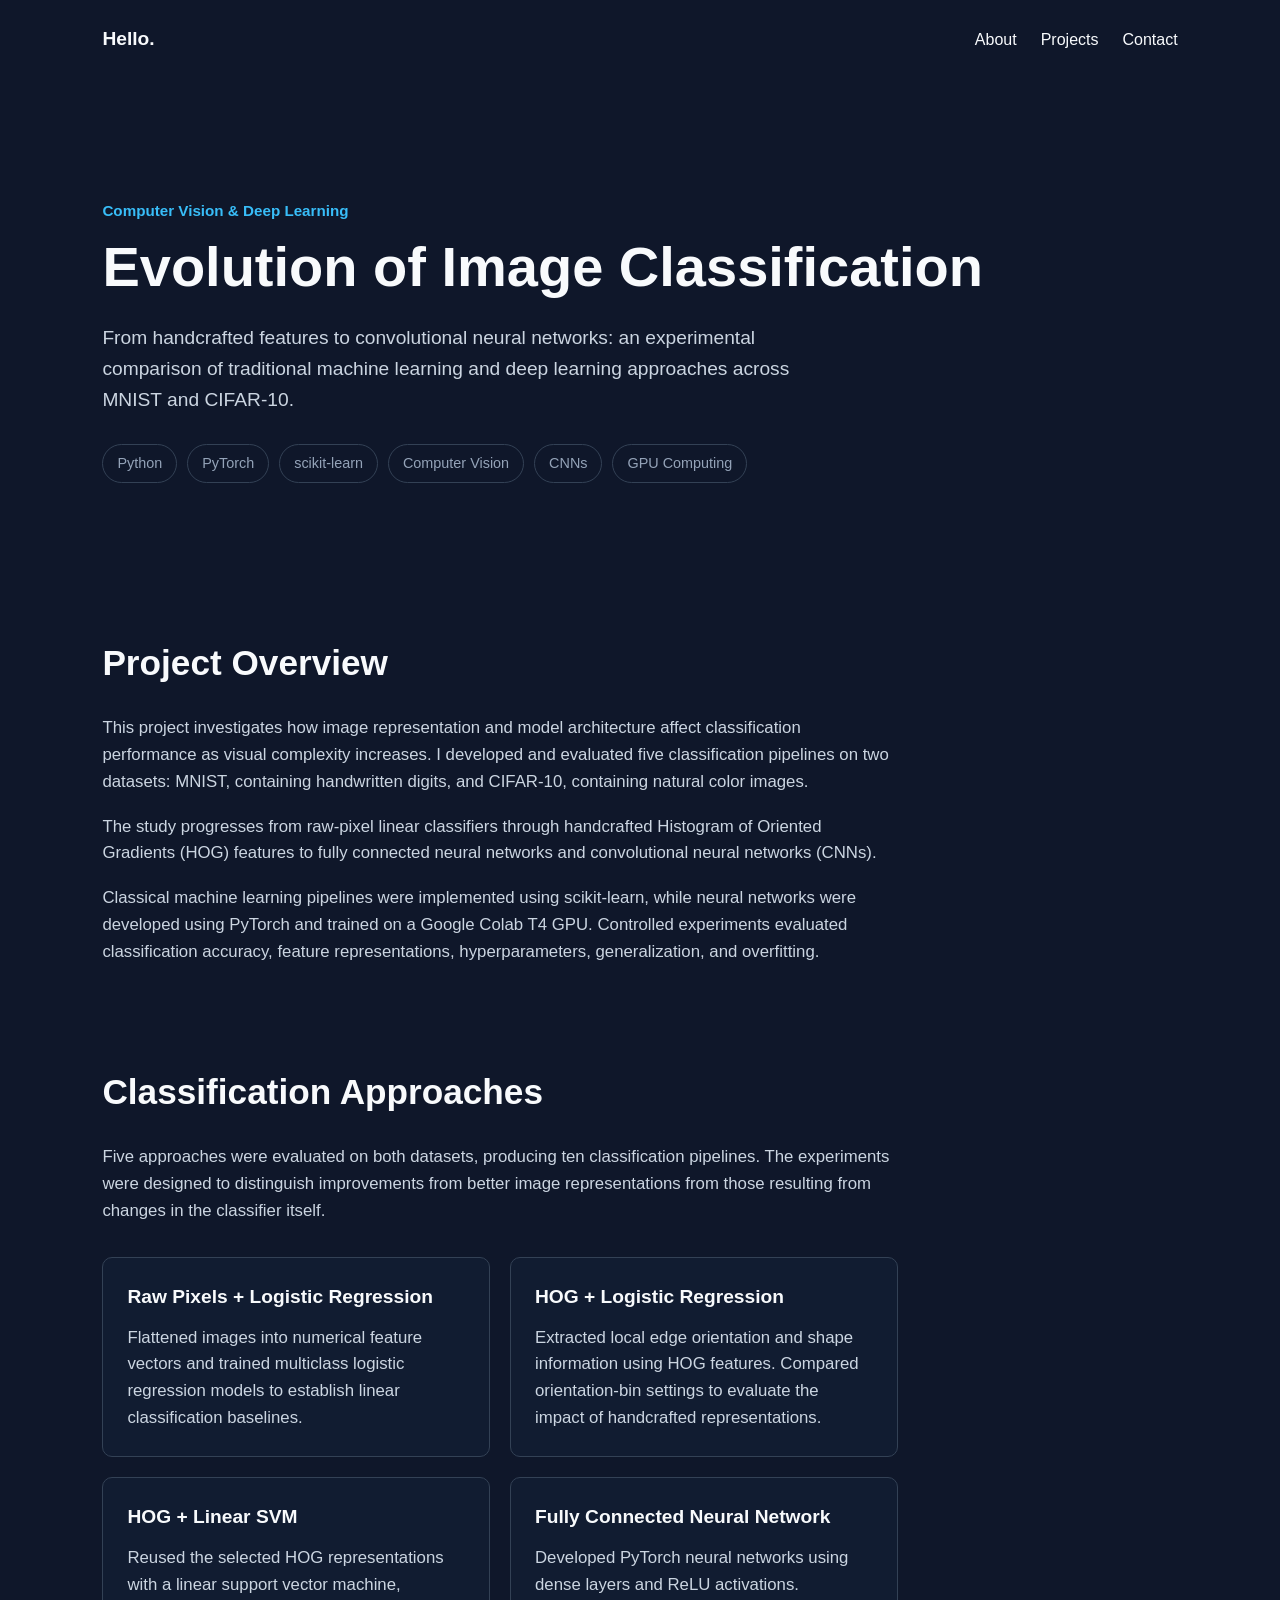
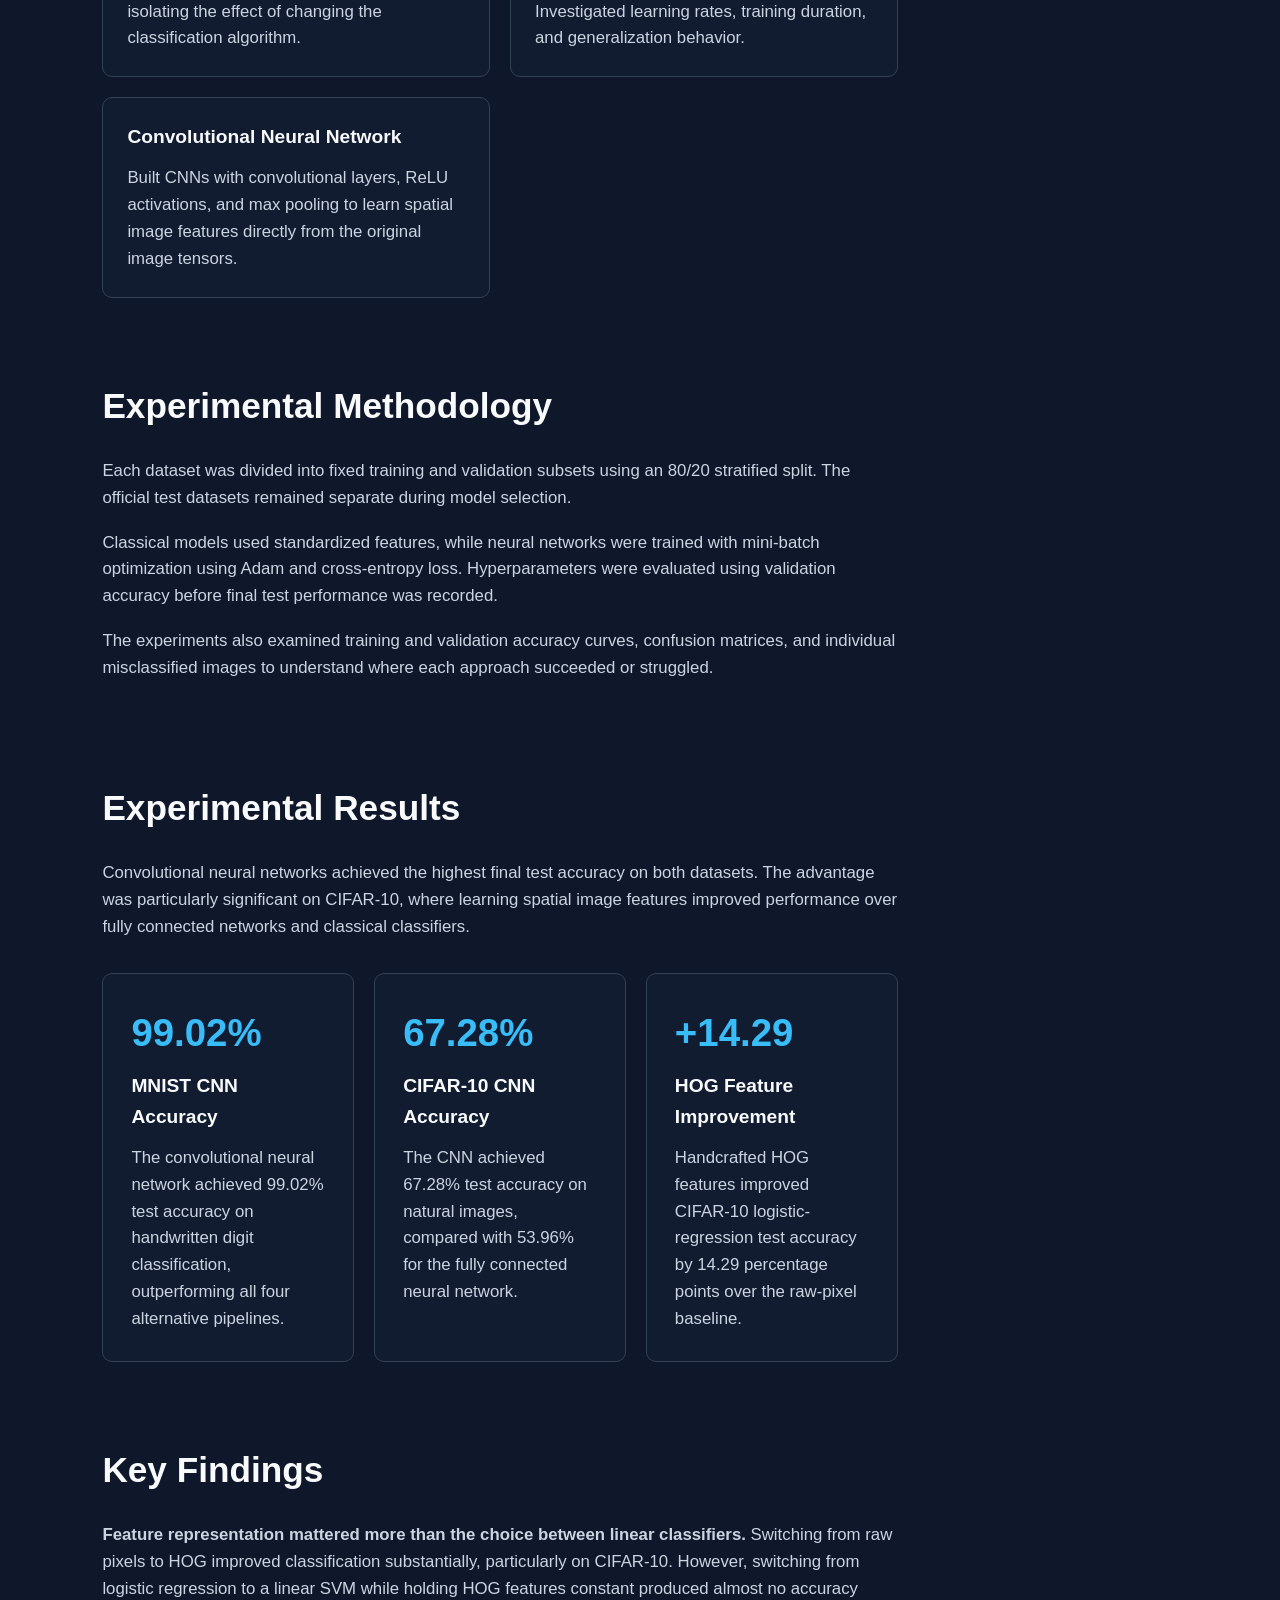
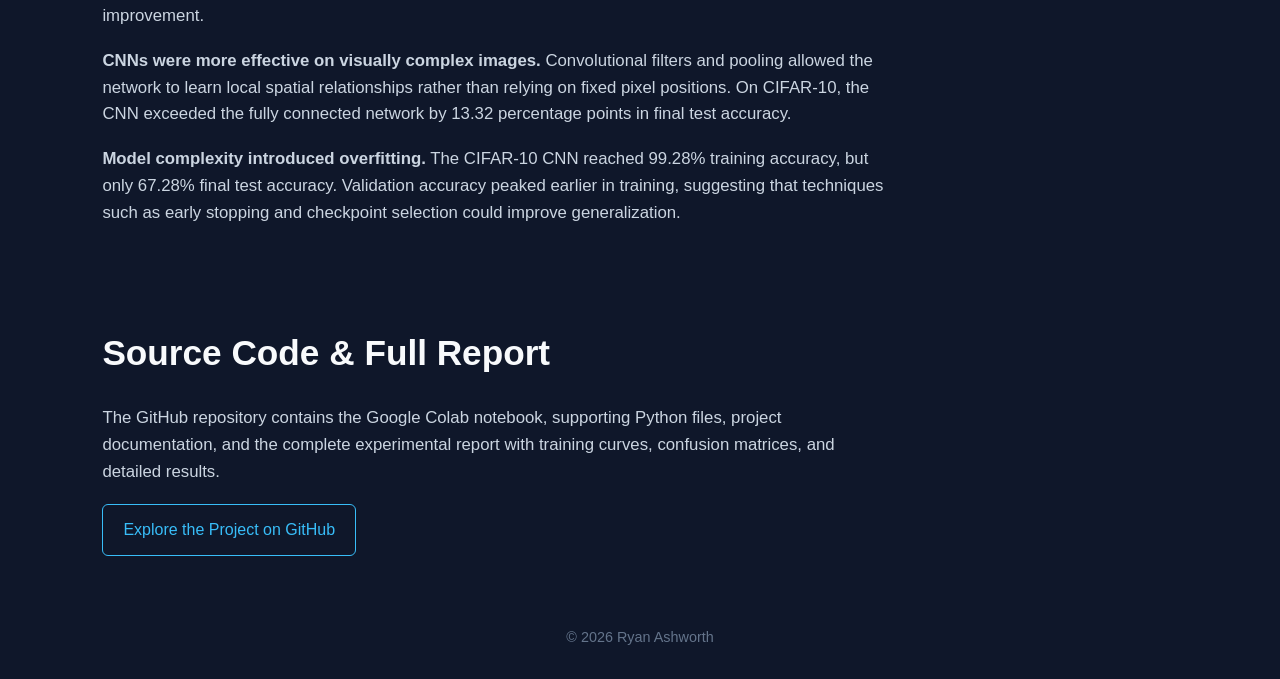
<file: projects/image-classification-evolution.html>
<!DOCTYPE html>
<html lang="en">

<head>
    <meta charset="UTF-8">
    <meta name="viewport" content="width=device-width, initial-scale=1.0">

    <title>Evolution of Image Classification | Ryan Ashworth</title>

    <link rel="stylesheet" href="../css/style.css">
</head>

<body>

<header>
    <nav>
        <a href="../index.html" class="logo">Hello.</a>

        <ul>
            <li><a href="../index.html#about">About</a></li>
            <li><a href="../index.html#projects">Projects</a></li>
            <li><a href="../index.html#contact">Contact</a></li>
        </ul>
    </nav>
</header>

<main>

    <section class="project-hero">
        <p class="project-label">Computer Vision & Deep Learning</p>

        <h1>Evolution of Image Classification</h1>

        <p class="project-summary">
            From handcrafted features to convolutional neural networks:
            an experimental comparison of traditional machine learning
            and deep learning approaches across MNIST and CIFAR-10.
        </p>

        <div class="project-tech">
            <span>Python</span>
            <span>PyTorch</span>
            <span>scikit-learn</span>
            <span>Computer Vision</span>
            <span>CNNs</span>
            <span>GPU Computing</span>
        </div>
    </section>

    <section class="project-section">
        <h2>Project Overview</h2>

        <p>
            This project investigates how image representation and model
            architecture affect classification performance as visual
            complexity increases. I developed and evaluated five
            classification pipelines on two datasets: MNIST, containing
            handwritten digits, and CIFAR-10, containing natural color images.
        </p>

        <p>
            The study progresses from raw-pixel linear classifiers through
            handcrafted Histogram of Oriented Gradients (HOG) features
            to fully connected neural networks and convolutional neural
            networks (CNNs).
        </p>

        <p>
            Classical machine learning pipelines were implemented using
            scikit-learn, while neural networks were developed using
            PyTorch and trained on a Google Colab T4 GPU. Controlled
            experiments evaluated classification accuracy, feature
            representations, hyperparameters, generalization, and
            overfitting.
        </p>
    </section>

    <section class="project-section">
        <h2>Classification Approaches</h2>

        <p>
            Five approaches were evaluated on both datasets, producing
            ten classification pipelines. The experiments were designed
            to distinguish improvements from better image representations
            from those resulting from changes in the classifier itself.
        </p>

        <div class="method-grid">

            <div class="method-card">
                <h3>Raw Pixels + Logistic Regression</h3>

                <p>
                    Flattened images into numerical feature vectors and
                    trained multiclass logistic regression models to
                    establish linear classification baselines.
                </p>
            </div>

            <div class="method-card">
                <h3>HOG + Logistic Regression</h3>

                <p>
                    Extracted local edge orientation and shape information
                    using HOG features. Compared orientation-bin settings
                    to evaluate the impact of handcrafted representations.
                </p>
            </div>

            <div class="method-card">
                <h3>HOG + Linear SVM</h3>

                <p>
                    Reused the selected HOG representations with a linear
                    support vector machine, isolating the effect of
                    changing the classification algorithm.
                </p>
            </div>

            <div class="method-card">
                <h3>Fully Connected Neural Network</h3>

                <p>
                    Developed PyTorch neural networks using dense layers
                    and ReLU activations. Investigated learning rates,
                    training duration, and generalization behavior.
                </p>
            </div>

            <div class="method-card">
                <h3>Convolutional Neural Network</h3>

                <p>
                    Built CNNs with convolutional layers, ReLU activations,
                    and max pooling to learn spatial image features
                    directly from the original image tensors.
                </p>
            </div>

        </div>
    </section>

    <section class="project-section">
        <h2>Experimental Methodology</h2>

        <p>
            Each dataset was divided into fixed training and validation
            subsets using an 80/20 stratified split. The official test
            datasets remained separate during model selection.
        </p>

        <p>
            Classical models used standardized features, while neural
            networks were trained with mini-batch optimization using
            Adam and cross-entropy loss. Hyperparameters were evaluated
            using validation accuracy before final test performance
            was recorded.
        </p>

        <p>
            The experiments also examined training and validation
            accuracy curves, confusion matrices, and individual
            misclassified images to understand where each approach
            succeeded or struggled.
        </p>
    </section>

    <section class="project-section results-section">
        <h2>Experimental Results</h2>

        <p>
            Convolutional neural networks achieved the highest final
            test accuracy on both datasets. The advantage was
            particularly significant on CIFAR-10, where learning
            spatial image features improved performance over
            fully connected networks and classical classifiers.
        </p>

        <div class="results-grid">

            <div class="result-card">
                <span class="result-number">99.02%</span>
                <h3>MNIST CNN Accuracy</h3>

                <p>
                    The convolutional neural network achieved 99.02%
                    test accuracy on handwritten digit classification,
                    outperforming all four alternative pipelines.
                </p>
            </div>

            <div class="result-card">
                <span class="result-number">67.28%</span>
                <h3>CIFAR-10 CNN Accuracy</h3>

                <p>
                    The CNN achieved 67.28% test accuracy on natural
                    images, compared with 53.96% for the fully
                    connected neural network.
                </p>
            </div>

            <div class="result-card">
                <span class="result-number">+14.29</span>
                <h3>HOG Feature Improvement</h3>

                <p>
                    Handcrafted HOG features improved CIFAR-10
                    logistic-regression test accuracy by 14.29
                    percentage points over the raw-pixel baseline.
                </p>
            </div>

        </div>
    </section>

    <section class="project-section">
        <h2>Key Findings</h2>

        <p>
            <strong>Feature representation mattered more than the choice
            between linear classifiers.</strong> Switching from raw
            pixels to HOG improved classification substantially,
            particularly on CIFAR-10. However, switching from logistic
            regression to a linear SVM while holding HOG features
            constant produced almost no accuracy improvement.
        </p>

        <p>
            <strong>CNNs were more effective on visually complex
            images.</strong> Convolutional filters and pooling allowed
            the network to learn local spatial relationships rather
            than relying on fixed pixel positions. On CIFAR-10, the
            CNN exceeded the fully connected network by 13.32
            percentage points in final test accuracy.
        </p>

        <p>
            <strong>Model complexity introduced overfitting.</strong>
            The CIFAR-10 CNN reached 99.28% training accuracy,
            but only 67.28% final test accuracy. Validation accuracy
            peaked earlier in training, suggesting that techniques
            such as early stopping and checkpoint selection could
            improve generalization.
        </p>
    </section>

    <section class="project-section">
        <h2>Source Code & Full Report</h2>

        <p>
            The GitHub repository contains the Google Colab notebook,
            supporting Python files, project documentation, and the
            complete experimental report with training curves,
            confusion matrices, and detailed results.
        </p>

        <div class="project-links">
            <a href="https://github.com/PatzerATX/image-classification-evolution"
               target="_blank"
               rel="noopener noreferrer">
                Explore the Project on GitHub
            </a>
        </div>
    </section>

</main>

<footer>
    <p>&copy; 2026 Ryan Ashworth</p>
</footer>

</body>
</html>
</file>
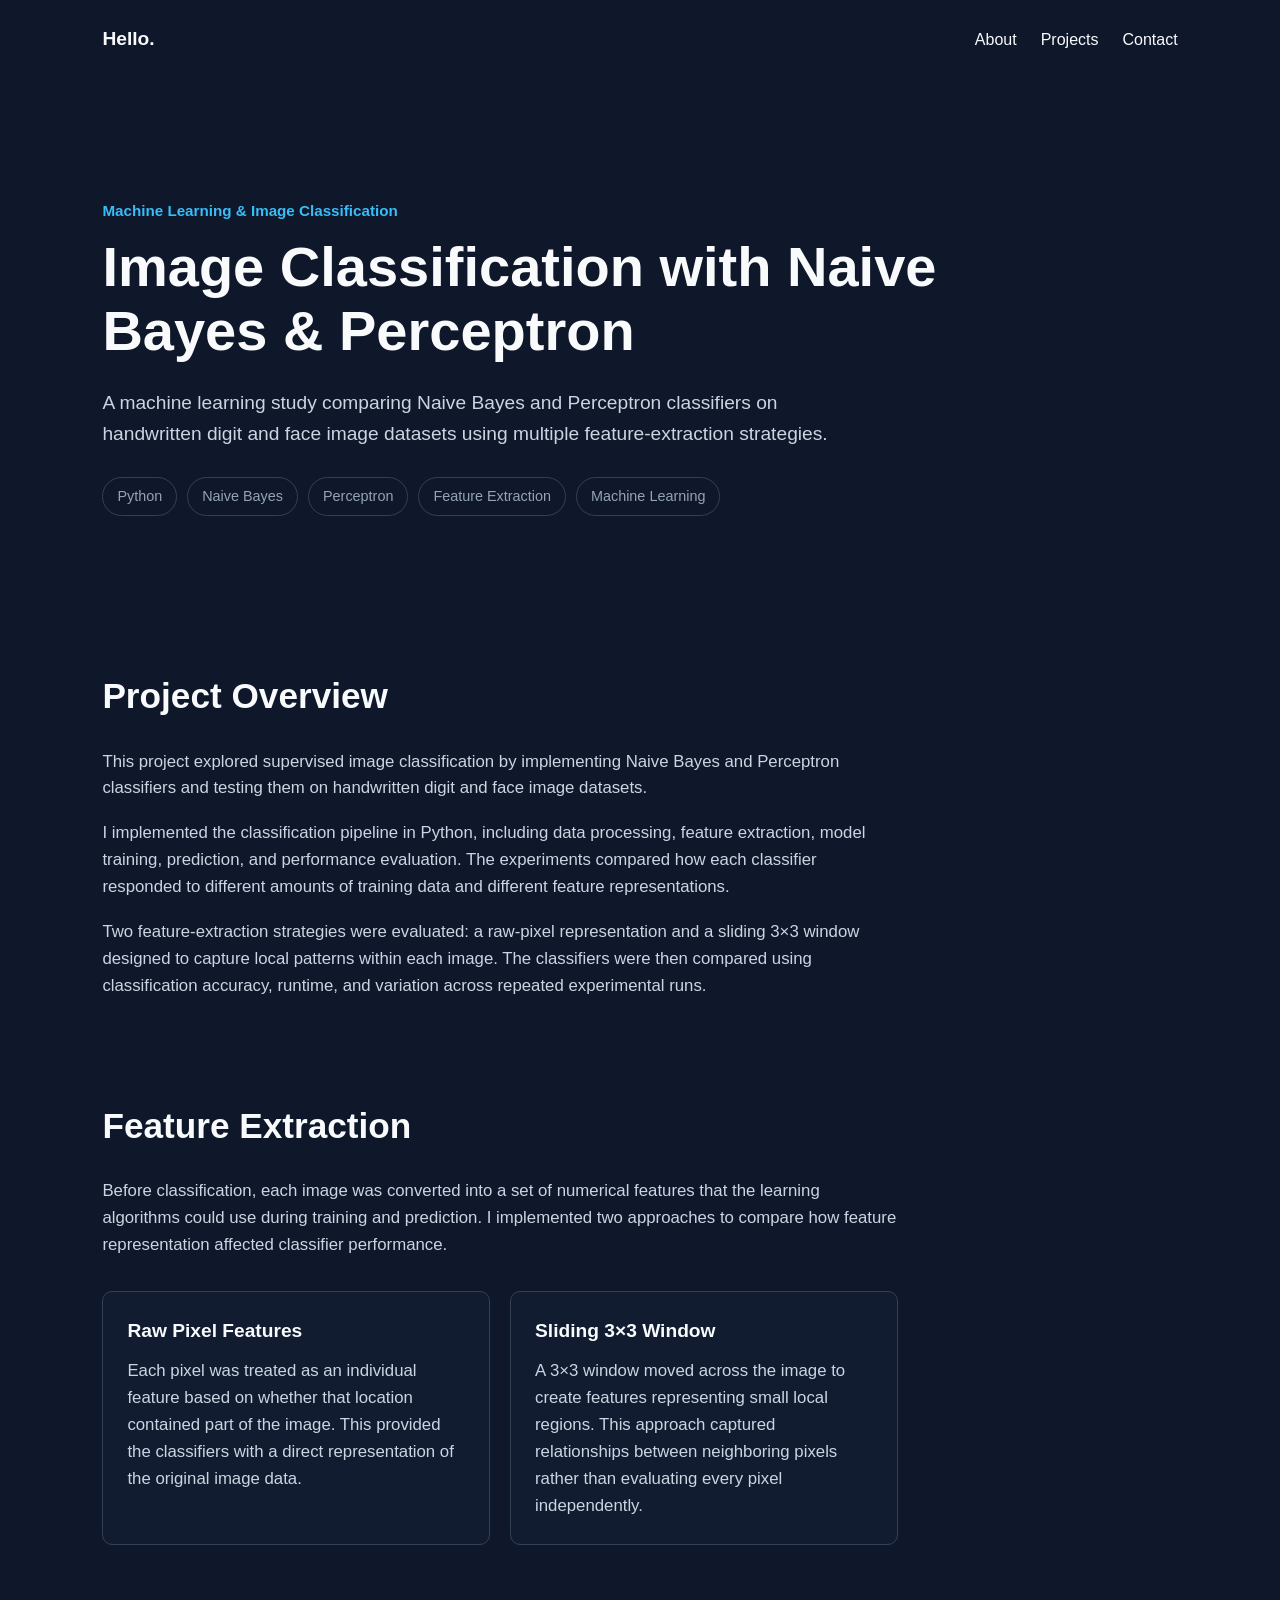
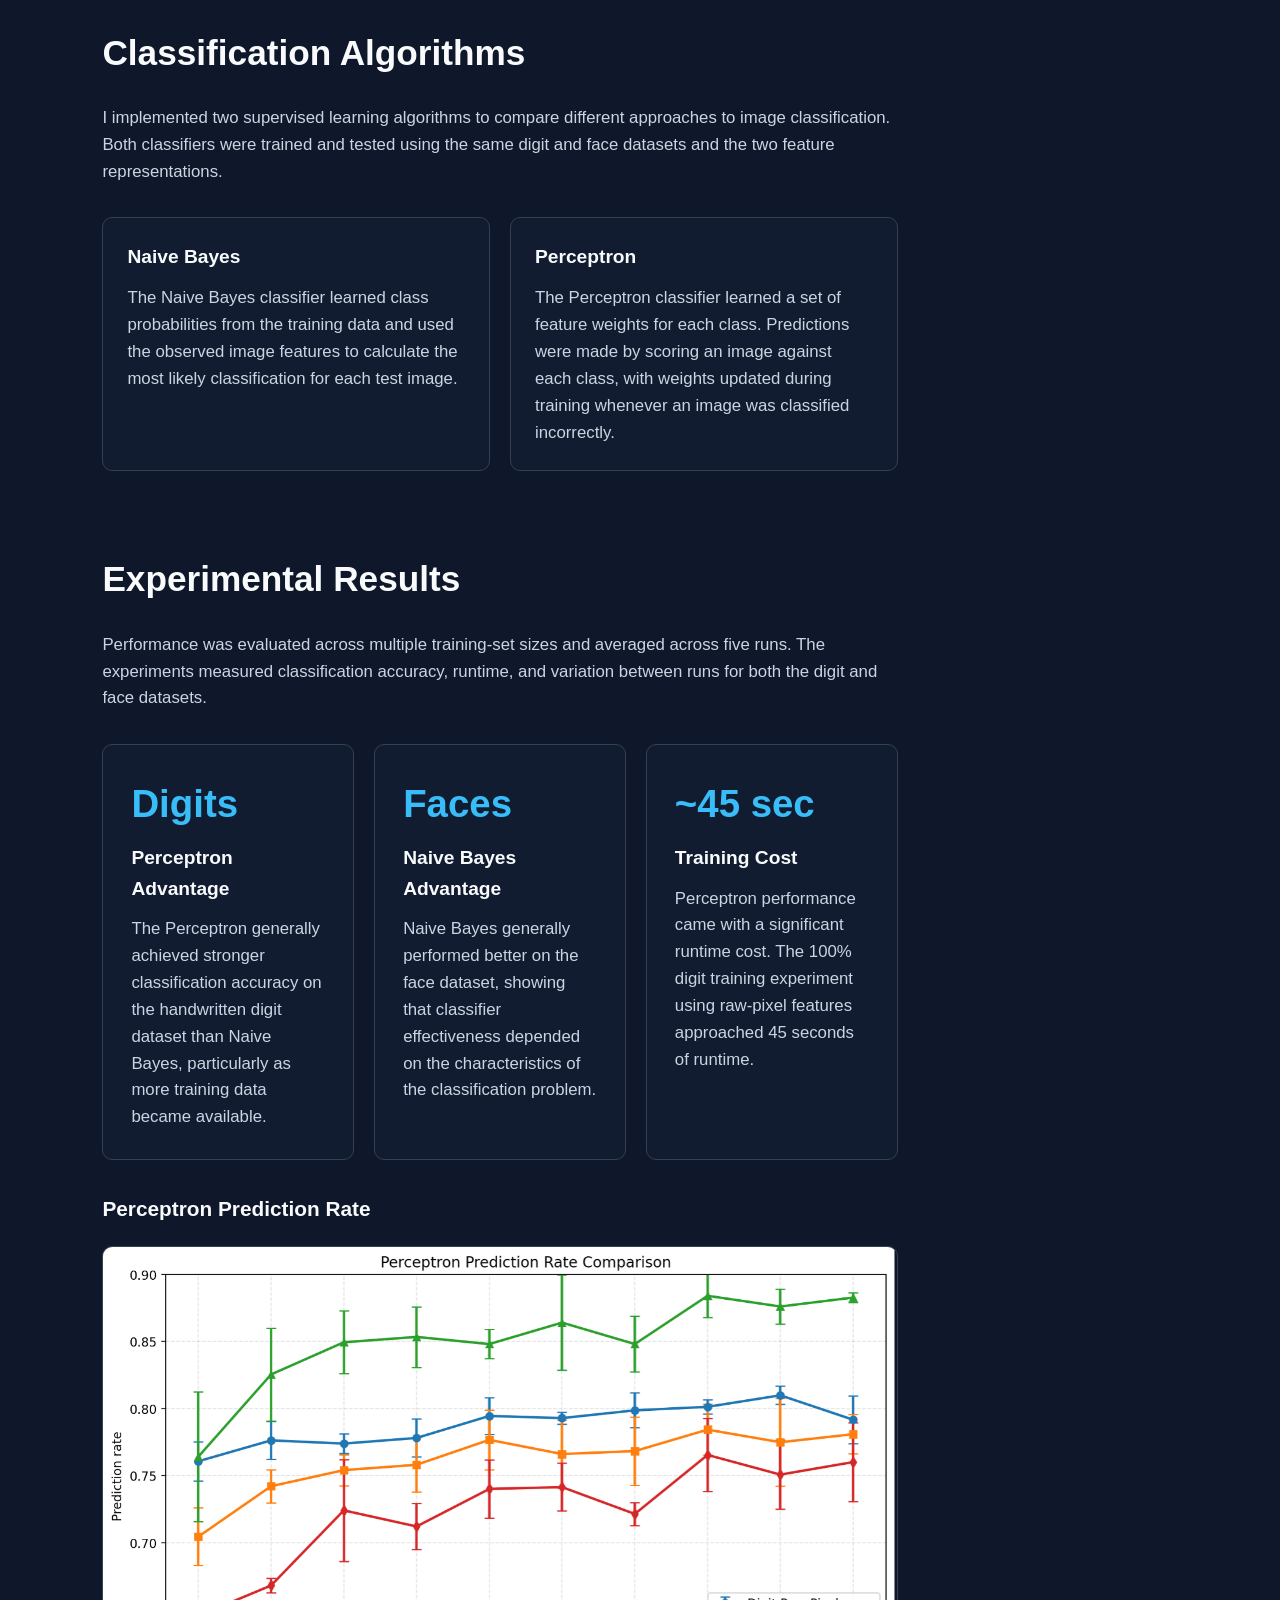
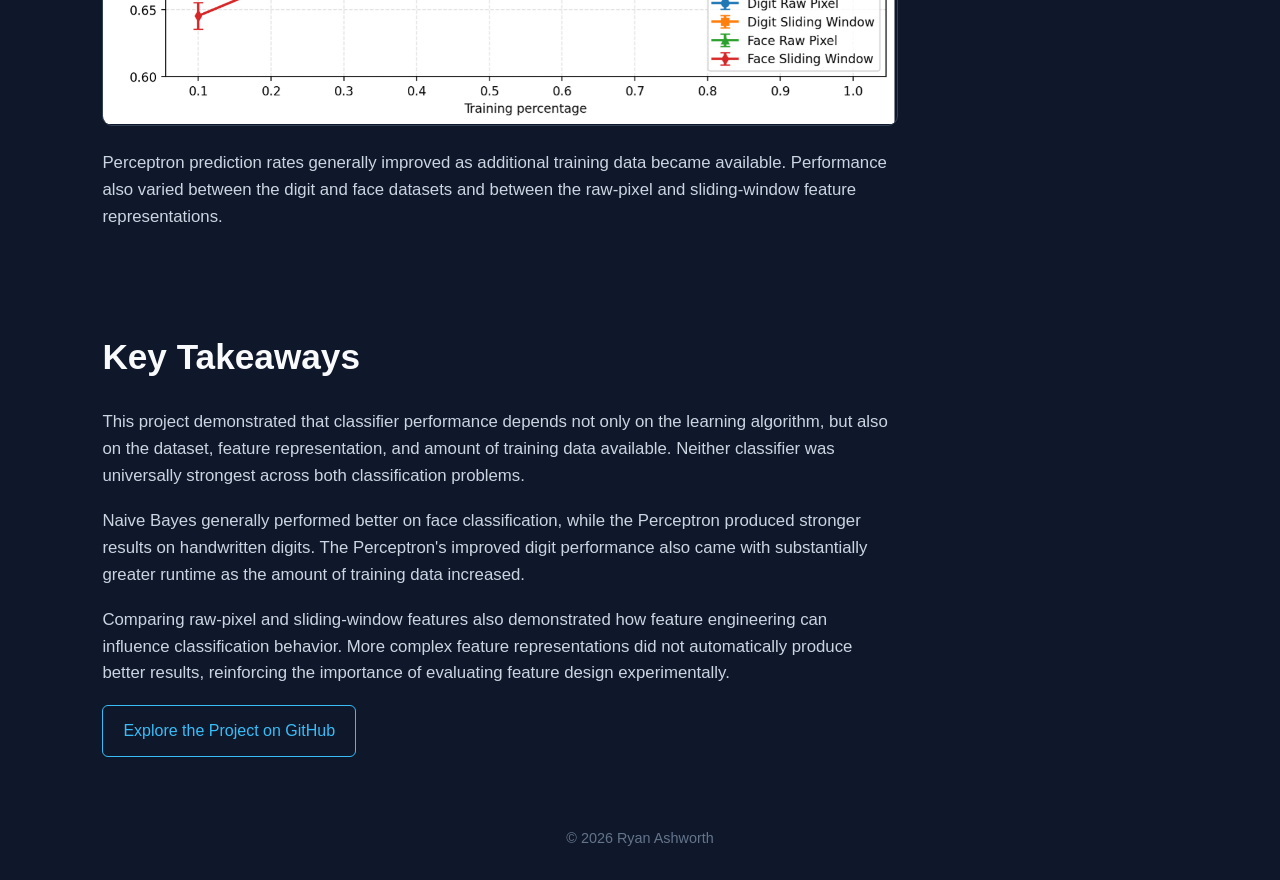
<file: projects/image-classification.html>
<!DOCTYPE html>
<html lang="en">

<head>
    <meta charset="UTF-8">
    <meta name="viewport" content="width=device-width, initial-scale=1.0">

    <title>Image Classification | Ryan Ashworth</title>

    <link rel="stylesheet" href="../css/style.css">
</head>

<body>

<header>
    <nav>
        <a href="../index.html" class="logo">Hello.</a>

        <ul>
            <li><a href="../index.html#about">About</a></li>
            <li><a href="../index.html#projects">Projects</a></li>
            <li><a href="../index.html#contact">Contact</a></li>
        </ul>
    </nav>
</header>

<main>

    <section class="project-hero">
        <p class="project-label">Machine Learning & Image Classification</p>

        <h1>Image Classification with Naive Bayes & Perceptron</h1>

        <p class="project-summary">
            A machine learning study comparing Naive Bayes and Perceptron
            classifiers on handwritten digit and face image datasets using
            multiple feature-extraction strategies.
        </p>

        <div class="project-tech">
            <span>Python</span>
            <span>Naive Bayes</span>
            <span>Perceptron</span>
            <span>Feature Extraction</span>
            <span>Machine Learning</span>
        </div>
    </section>

    <section class="project-section">
        <h2>Project Overview</h2>

        <p>
            This project explored supervised image classification by implementing
            Naive Bayes and Perceptron classifiers and testing them on handwritten
            digit and face image datasets.
        </p>

        <p>
            I implemented the classification pipeline in Python, including data
            processing, feature extraction, model training, prediction, and
            performance evaluation. The experiments compared how each classifier
            responded to different amounts of training data and different feature
            representations.
        </p>

        <p>
            Two feature-extraction strategies were evaluated: a raw-pixel
            representation and a sliding 3×3 window designed to capture local
            patterns within each image. The classifiers were then compared using
            classification accuracy, runtime, and variation across repeated
            experimental runs.
        </p>
    </section>

    <section class="project-section">
        <h2>Feature Extraction</h2>

        <p>
            Before classification, each image was converted into a set of
            numerical features that the learning algorithms could use during
            training and prediction. I implemented two approaches to compare
            how feature representation affected classifier performance.
        </p>

        <div class="method-grid">

            <div class="method-card">
                <h3>Raw Pixel Features</h3>

                <p>
                    Each pixel was treated as an individual feature based on
                    whether that location contained part of the image. This
                    provided the classifiers with a direct representation of
                    the original image data.
                </p>
            </div>

            <div class="method-card">
                <h3>Sliding 3×3 Window</h3>

                <p>
                    A 3×3 window moved across the image to create features
                    representing small local regions. This approach captured
                    relationships between neighboring pixels rather than
                    evaluating every pixel independently.
                </p>
            </div>

        </div>
    </section>

    <section class="project-section">
        <h2>Classification Algorithms</h2>

        <p>
            I implemented two supervised learning algorithms to compare
            different approaches to image classification. Both classifiers
            were trained and tested using the same digit and face datasets
            and the two feature representations.
        </p>

        <div class="method-grid">

            <div class="method-card">
                <h3>Naive Bayes</h3>

                <p>
                    The Naive Bayes classifier learned class probabilities
                    from the training data and used the observed image features
                    to calculate the most likely classification for each test
                    image.
                </p>
            </div>

            <div class="method-card">
                <h3>Perceptron</h3>

                <p>
                    The Perceptron classifier learned a set of feature weights
                    for each class. Predictions were made by scoring an image
                    against each class, with weights updated during training
                    whenever an image was classified incorrectly.
                </p>
            </div>

        </div>
    </section>

    <section class="project-section results-section">
        <h2>Experimental Results</h2>

        <p>
            Performance was evaluated across multiple training-set sizes and
            averaged across five runs. The experiments measured classification
            accuracy, runtime, and variation between runs for both the digit
            and face datasets.
        </p>

        <div class="results-grid">

            <div class="result-card">
                <span class="result-number">Digits</span>
                <h3>Perceptron Advantage</h3>

                <p>
                    The Perceptron generally achieved stronger classification
                    accuracy on the handwritten digit dataset than Naive Bayes,
                    particularly as more training data became available.
                </p>
            </div>

            <div class="result-card">
                <span class="result-number">Faces</span>
                <h3>Naive Bayes Advantage</h3>

                <p>
                    Naive Bayes generally performed better on the face dataset,
                    showing that classifier effectiveness depended on the
                    characteristics of the classification problem.
                </p>
            </div>

            <div class="result-card">
                <span class="result-number">~45 sec</span>
                <h3>Training Cost</h3>

                <p>
                    Perceptron performance came with a significant runtime cost.
                    The 100% digit training experiment using raw-pixel features
                    approached 45 seconds of runtime.
                </p>
            </div>

        </div>

        <div class="result-visual">
            <h3>Perceptron Prediction Rate</h3>

            <img
                src="../assets/images/perceptron-prediction-rate.png"
                alt="Perceptron prediction rates across increasing training percentages for digit and face datasets"
            >

            <p>
                Perceptron prediction rates generally improved as additional
                training data became available. Performance also varied between
                the digit and face datasets and between the raw-pixel and
                sliding-window feature representations.
            </p>
        </div>
    </section>

    <section class="project-section">
        <h2>Key Takeaways</h2>

        <p>
            This project demonstrated that classifier performance depends not
            only on the learning algorithm, but also on the dataset, feature
            representation, and amount of training data available. Neither
            classifier was universally strongest across both classification
            problems.
        </p>

        <p>
            Naive Bayes generally performed better on face classification,
            while the Perceptron produced stronger results on handwritten
            digits. The Perceptron's improved digit performance also came with
            substantially greater runtime as the amount of training data
            increased.
        </p>

        <p>
            Comparing raw-pixel and sliding-window features also demonstrated
            how feature engineering can influence classification behavior.
            More complex feature representations did not automatically produce
            better results, reinforcing the importance of evaluating feature
            design experimentally.
        </p>

        <div class="project-links">
            <a href="https://github.com/PatzerATX/image-classification-study"
               target="_blank"
               rel="noopener noreferrer">
                Explore the Project on GitHub
            </a>
        </div>
    </section>

</main>

<footer>
    <p>&copy; 2026 Ryan Ashworth</p>
</footer>

</body>
</html>
</file>
<file: css/style.css>
* {
    box-sizing: border-box;
    margin: 0;
    padding: 0;
}

body {
    font-family: Arial, sans-serif;
    line-height: 1.6;
    background-color: #0f172a;
    color: #f8fafc;
}

header {
    padding: 24px 8%;
}

nav {
    display: flex;
    justify-content: space-between;
    align-items: center;
}

nav ul {
    display: flex;
    gap: 24px;
    list-style: none;
}

a {
    color: inherit;
    text-decoration: none;
}

.logo {
    font-size: 1.2rem;
    font-weight: bold;
}

.hero {
    min-height: 80vh;
    display: flex;
    flex-direction: column;
    justify-content: center;
    padding: 0 8%;
}

.hero h1 {
    font-size: 4rem;
    margin-bottom: 12px;
}

.hero h2 {
    font-size: 1.8rem;
    font-weight: normal;
    color: #94a3b8;
    margin-bottom: 20px;
}

.hero p {
    max-width: 600px;
    font-size: 1.1rem;
    margin-bottom: 28px;
}

.hero a {
    display: inline-block;
    width: fit-content;
    padding: 12px 20px;
    border: 1px solid #38bdf8;
    border-radius: 6px;
    color: #38bdf8;
}

.about {
    padding: 100px 8%;
    background-color: #111c31;
}

.about h2 {
    font-size: 2.5rem;
    margin-bottom: 20px
}

.about p {
    max-width: 700px;
    color: #cbd5e1;
    font-size: 1.1rem;
    margin-bottom: 30px;
}

.skills {
    display: flex;
    flex-wrap: wrap;
    gap: 12px;
}

.skills span {
    padding: 8px 14px;
    border: 1px solid #334155;
    border-radius: 20px;
    color: #94a3b8;
}

.projects {
    padding: 100px 8%;
}

.projects h2 {
    font-size: 2.5rem;
    margin-bottom: 40px;
}

.project-grid {
    display: grid;
    grid-template-columns: repeat(2, 1fr);
    gap: 24px;
}

.project-card {
    display: flex;
    flex-direction: column;
    background-color: #111c31;
    padding: 28px;
    border: 1px solid #334155;
    border-radius: 10px;
}

.project-card h3 {
    font-size: 1.4rem;
    margin-bottom: 14px;
    min-height: 4rem;
}

.project-card p {
    color: #cbd5e1;
    margin-bottom: 20px;
}

.project-card span {
    display: block;
    color: #38bdf8;
    font-size: 0.9rem;
    margin-top: auto;
    margin-bottom: 12px;
}

.project-link {
    display: block;
    width: fit-content;
    margin-top: 0;
    color: #38bdf8;
    font-size: 0.95rem;
    font-weight: bold;
}

.project-link:hover {
    text-decoration: underline;
}

.project-footer {
    display: flex;
    justify-content: space-between;
    align-items: center;
    gap: 16px;
}

.project-status {
    display: block;
    width: fit-content;
    margin-top: 0;
    padding: 5px 10px;
    background-color: #86efac;
    color: #0f172a;
    border-radius: 5px;
    font-size: 0.75rem;
    font-weight: bold;
    letter-spacing: 0.08em;
    text-transform: uppercase;
}

.contact {
    padding: 100px 8%;
    text-align: center;
    background-color: #111c31;
}

.contact h2 {
    font-size: 2.5rem;
    margin-bottom: 20px;
}

.contact p {
    margin-bottom: 1.5rem;
}

.contact-links {
    display: flex;
    justify-content: center;
    gap: 16px;
}

.contact-links a {
    padding: 10px 18px;
    border: 1px solid #38bdf8;
    border-radius: 6px;
    color: #38bdf8;
}

footer {
    padding: 30px 8%;
    text-align: center;
    color: #64748b;
    font-size: 0.9rem;
}

/* Project Detail Pages */

.project-hero {
    padding: 120px 8% 80px;
    max-width: 1100px;
}

.project-label {
    color: #38bdf8;
    font-size: 0.95rem;
    font-weight: bold;
    margin-bottom: 12px;
}

.project-hero h1 {
    font-size: 3.5rem;
    line-height: 1.15;
    margin-bottom: 24px;
}

.project-summary {
    max-width: 750px;
    color: #cbd5e1;
    font-size: 1.2rem;
    margin-bottom: 28px;
}

.project-tech {
    display: flex;
    flex-wrap: wrap;
    gap: 10px;
    margin-bottom: 32px;
}

.project-tech span {
    padding: 7px 14px;
    border: 1px solid #334155;
    border-radius: 20px;
    color: #94a3b8;
    font-size: 0.9rem;
}

.project-links a {
    display: inline-block;
    padding: 12px 20px;
    border: 1px solid #38bdf8;
    border-radius: 6px;
    color: #38bdf8;
}

.project-section {
    padding: 40px 8%;
    max-width: 1000px;
}

.project-section h2 {
    font-size: 2.2rem;
    margin-bottom: 24px;
}

.project-section p {
    max-width: 800px;
    color: #cbd5e1;
    font-size: 1.05rem;
    margin-bottom: 18px;
}

.method-grid {
    display: grid;
    grid-template-columns: repeat(2, 1fr);
    gap: 20px;
    margin-top: 32px;
}

.method-card {
    padding: 24px;
    background-color: #111c31;
    border: 1px solid #334155;
    border-radius: 10px;
}

.method-card h3 {
    font-size: 1.2rem;
    margin-bottom: 12px;
}

.method-card p {
    margin-bottom: 0;
}

.results-grid {
    display: grid;
    grid-template-columns: repeat(3, 1fr);
    gap: 20px;
    margin-top: 32px;
}

.result-card {
    padding: 28px;
    background-color: #111c31;
    border: 1px solid #334155;
    border-radius: 10px;
}

.result-number {
    display: block;
    color: #38bdf8;
    font-size: 2.4rem;
    font-weight: bold;
    margin-bottom: 8px;
}

.result-card h3 {
    font-size: 1.2rem;
    margin-bottom: 12px;
}

.result-card p {
    margin-bottom: 0;
}


.result-visual {
    margin-top: 32px;
}

.result-visual h3 {
    font-size: 1.3rem;
    margin-bottom: 20px;
}

.result-visual img {
    display: block;
    width: 100%;
    max-width: 850px;
    height: auto;
    border: 1px solid #334155;
    border-radius: 10px;
    margin-bottom: 24px;
}

.result-visual p {
    max-width: 800px;
}

.result-visual + .result-visual {
    margin-top: 64px;
}

.comparison-grid {
    display: grid;
    grid-template-columns: repeat(2, 1fr);
    gap: 24px;
    margin-top: 32px;
}

.comparison-card {
    padding: 24px;
    background-color: #111c31;
    border: 1px solid #334155;
    border-radius: 10px;
}

.comparison-card h3 {
    font-size: 1.2rem;
    margin-bottom: 18px;
}

.comparison-card img {
    display: block;
    width: 100%;
    height: auto;
    border-radius: 6px;
    margin-bottom: 20px;
}

.comparison-card p {
    margin-bottom: 0;
}

@media (max-width: 768px) {

    nav {
        flex-direction: column;
        gap: 16px;
    }

    .hero {
        min-height: 70vh;
    }

    .hero h1 {
        font-size: 2.8rem;
    }

    .hero h2 {
        font-size: 1.4rem;
    }

    .project-grid {
        grid-template-columns: 1fr;
    }

    .project-hero {
        padding-top: 80px;
    }

    .project-hero h1 {
        font-size: 2.5rem;
    }

    .method-grid {
        grid-template-columns: 1fr;
    }

    .results-grid {
        grid-template-columns: 1fr;
    }

    .comparison-grid {
        grid-template-columns: 1fr;
    }



}
</file>
